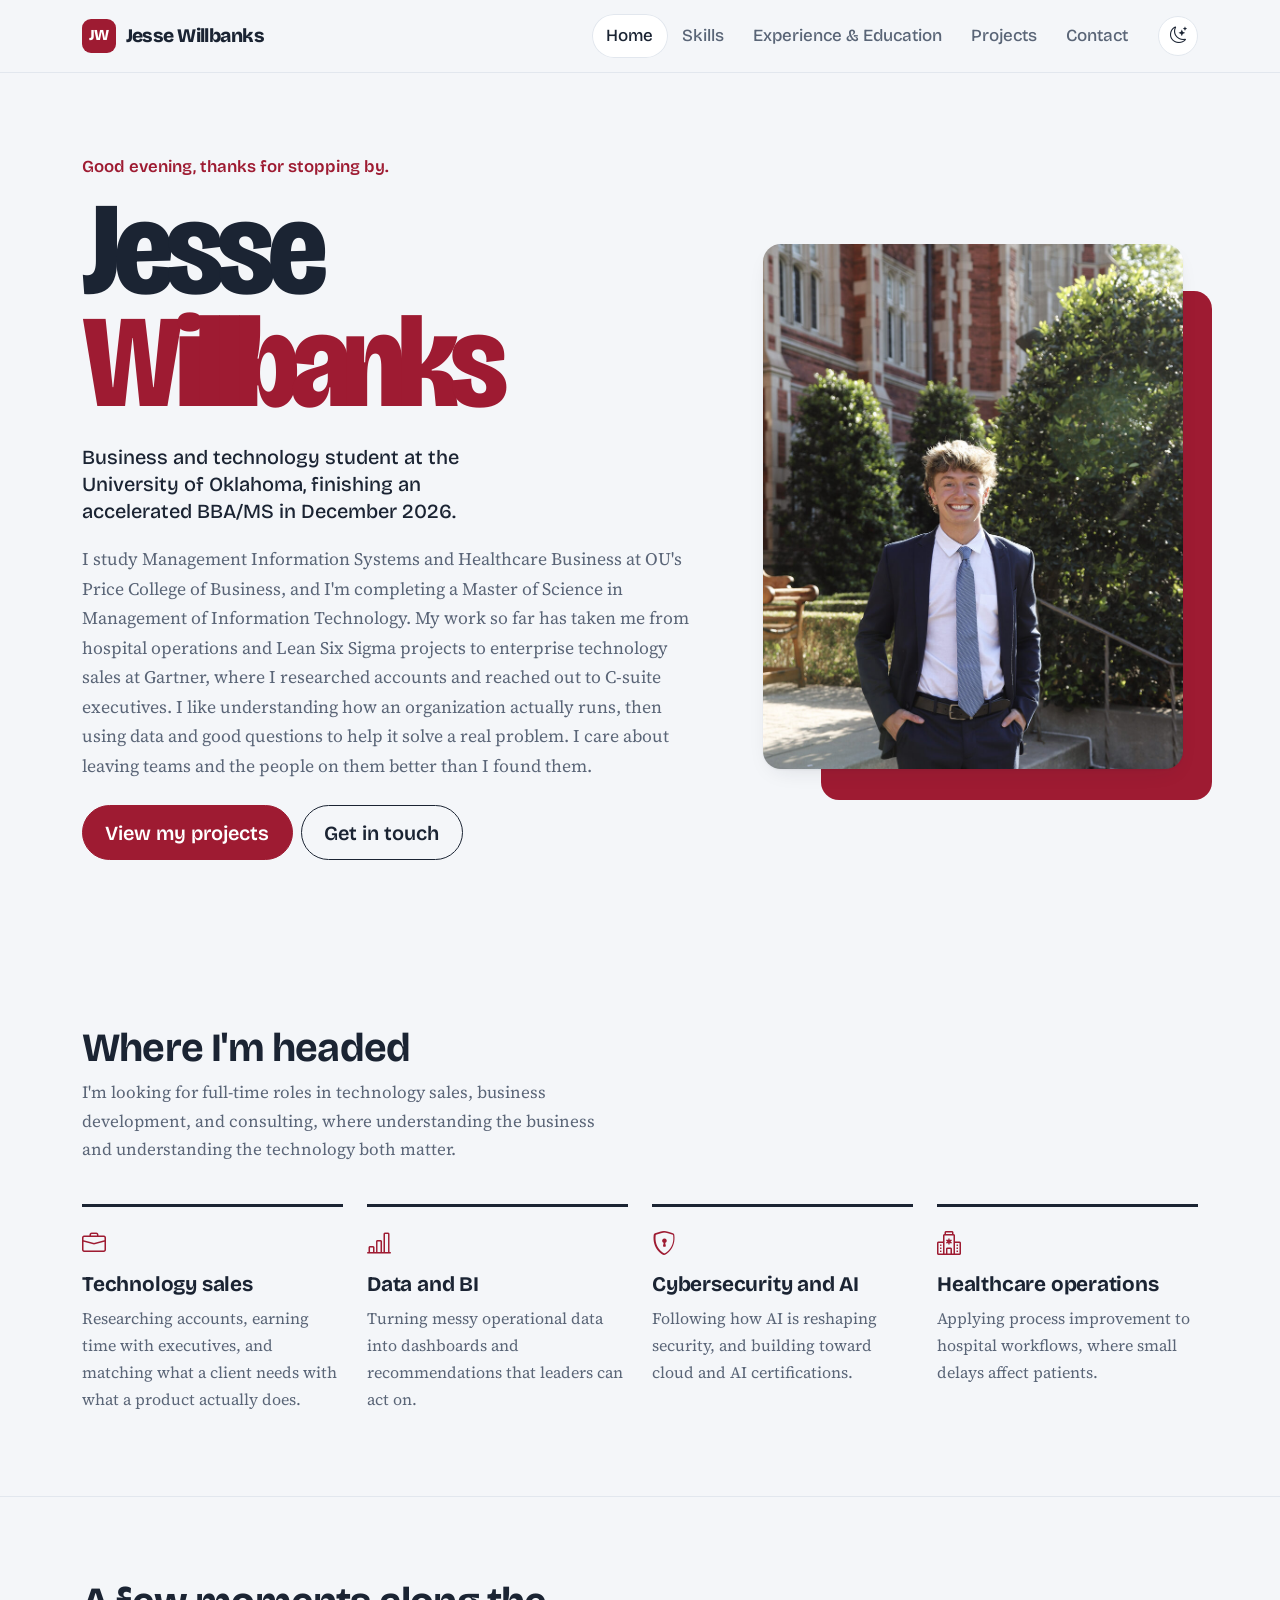
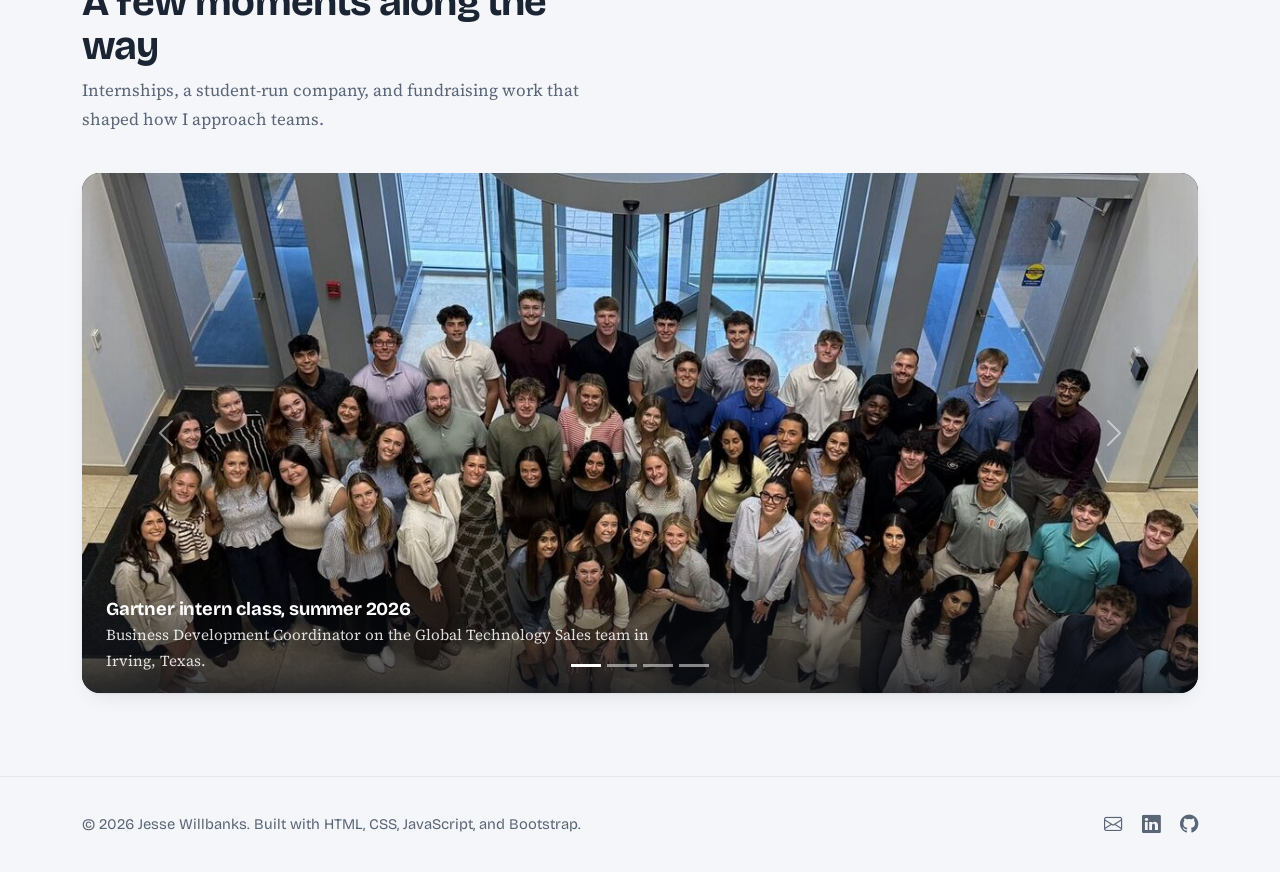
<file: index.html>
<!DOCTYPE html>
<html lang="en" data-bs-theme="light">
<head>
  <meta charset="UTF-8">
  <meta name="viewport" content="width=device-width, initial-scale=1">
  <title>Jesse Willbanks | Portfolio</title>
  <meta name="description" content="Jesse Willbanks: business and technology student at the University of Oklahoma focused on tech sales, business development, and consulting.">
  <link rel="icon" href="data:image/svg+xml,%3Csvg xmlns='http://www.w3.org/2000/svg' viewBox='0 0 64 64'%3E%3Crect width='64' height='64' rx='16' fill='%239e1b32'/%3E%3Ctext x='32' y='42' font-family='Arial' font-weight='800' font-size='26' fill='white' text-anchor='middle'%3EJW%3C/text%3E%3C/svg%3E">

  <link rel="preconnect" href="https://fonts.googleapis.com">
  <link rel="preconnect" href="https://fonts.gstatic.com" crossorigin>
  <link href="https://fonts.googleapis.com/css2?family=Bricolage+Grotesque:opsz,wdth,wght@12..96,75..100,400..800&family=Source+Serif+4:ital,opsz,wght@0,8..60,400;0,8..60,600;1,8..60,400&display=swap" rel="stylesheet">

  <link href="https://cdn.jsdelivr.net/npm/bootstrap@5.3.3/dist/css/bootstrap.min.css" rel="stylesheet"
        integrity="sha384-QWTKZyjpPEjISv5WaRU9OFeRpok6YctnYmDr5pNlyT2bRjXh0JMhjY6hW+ALEwIH" crossorigin="anonymous">
  <link href="https://cdn.jsdelivr.net/npm/bootstrap-icons@1.11.3/font/bootstrap-icons.min.css" rel="stylesheet">
  <link href="css/style.css" rel="stylesheet">
</head>
<body>
  <a class="skip-link" href="#main">Skip to content</a>

  <nav class="navbar navbar-expand-lg sticky-top site-nav" aria-label="Main navigation">
    <div class="container">
      <a class="navbar-brand" href="index.html"><span class="brand-mark" aria-hidden="true">JW</span>Jesse Willbanks</a>
      <div class="d-flex align-items-center gap-2 order-lg-last ms-auto ms-lg-3">
        <button type="button" class="theme-toggle" id="themeToggle" aria-label="Switch to dark mode"><i class="bi bi-moon-stars"></i></button>
        <button class="navbar-toggler" type="button" data-bs-toggle="collapse" data-bs-target="#mainNav"
                aria-controls="mainNav" aria-expanded="false" aria-label="Toggle navigation">
          <span class="navbar-toggler-icon"></span>
        </button>
      </div>
      <div class="collapse navbar-collapse" id="mainNav">
        <ul class="navbar-nav ms-auto">
          <li class="nav-item"><a class="nav-link active" aria-current="page" href="index.html">Home</a></li>
          <li class="nav-item"><a class="nav-link" href="skills.html">Skills</a></li>
          <li class="nav-item"><a class="nav-link" href="experience.html">Experience &amp; Education</a></li>
          <li class="nav-item"><a class="nav-link" href="projects.html">Projects</a></li>
          <li class="nav-item"><a class="nav-link" href="contact.html">Contact</a></li>
        </ul>
      </div>
    </div>
  </nav>

  <main id="main">
    <!-- Hero / About -->
    <section class="hero">
      <div class="container">
        <div class="row align-items-center gy-5">
          <div class="col-lg-7">
            <p class="greeting" id="greeting">Hello, thanks for stopping by.</p>
            <h1 class="hero-name"><span>Jesse</span><span>Willbanks</span></h1>
            <p class="hero-role">Business and technology student at the University of Oklahoma, finishing an accelerated BBA/MS in December 2026.</p>
            <div class="hero-bio">
              <p>I study Management Information Systems and Healthcare Business at OU's Price College of Business, and I'm completing a Master of Science in Management of Information Technology. My work so far has taken me from hospital operations and Lean Six Sigma projects to enterprise technology sales at Gartner, where I researched accounts and reached out to C-suite executives. I like understanding how an organization actually runs, then using data and good questions to help it solve a real problem. I care about leaving teams and the people on them better than I found them.</p>
            </div>
            <div class="d-flex flex-wrap gap-2 mt-4">
              <a href="projects.html" class="btn btn-crimson btn-lg">View my projects</a>
              <a href="contact.html" class="btn btn-line btn-lg">Get in touch</a>
            </div>
          </div>
          <div class="col-lg-5">
            <figure class="portrait-frame mb-0">
              <img src="images/headshot-suit.jpg" alt="Jesse Willbanks in a navy suit and blue tie, standing outdoors" width="900" height="1350">
            </figure>
          </div>
        </div>
      </div>
    </section>

    <!-- Career goals -->
    <section class="page-section">
      <div class="container">
        <div class="section-intro">
          <h2>Where I'm headed</h2>
          <p>I'm looking for full-time roles in technology sales, business development, and consulting, where understanding the business and understanding the technology both matter.</p>
        </div>
        <div class="row g-4">
          <div class="col-md-6 col-lg-3">
            <div class="interest">
              <i class="bi bi-briefcase" aria-hidden="true"></i>
              <h3>Technology sales</h3>
              <p>Researching accounts, earning time with executives, and matching what a client needs with what a product actually does.</p>
            </div>
          </div>
          <div class="col-md-6 col-lg-3">
            <div class="interest">
              <i class="bi bi-bar-chart-line" aria-hidden="true"></i>
              <h3>Data and BI</h3>
              <p>Turning messy operational data into dashboards and recommendations that leaders can act on.</p>
            </div>
          </div>
          <div class="col-md-6 col-lg-3">
            <div class="interest">
              <i class="bi bi-shield-lock" aria-hidden="true"></i>
              <h3>Cybersecurity and AI</h3>
              <p>Following how AI is reshaping security, and building toward cloud and AI certifications.</p>
            </div>
          </div>
          <div class="col-md-6 col-lg-3">
            <div class="interest">
              <i class="bi bi-hospital" aria-hidden="true"></i>
              <h3>Healthcare operations</h3>
              <p>Applying process improvement to hospital workflows, where small delays affect patients.</p>
            </div>
          </div>
        </div>
      </div>
    </section>

    <!-- Photo carousel -->
    <section class="page-section moments">
      <div class="container">
        <div class="section-intro">
          <h2>A few moments along the way</h2>
          <p>Internships, a student-run company, and fundraising work that shaped how I approach teams.</p>
        </div>
        <div id="momentsCarousel" class="carousel slide" data-bs-ride="carousel" data-bs-interval="6000">
          <div class="carousel-indicators">
            <button type="button" data-bs-target="#momentsCarousel" data-bs-slide-to="0" class="active" aria-current="true" aria-label="Slide 1"></button>
            <button type="button" data-bs-target="#momentsCarousel" data-bs-slide-to="1" aria-label="Slide 2"></button>
            <button type="button" data-bs-target="#momentsCarousel" data-bs-slide-to="2" aria-label="Slide 3"></button>
            <button type="button" data-bs-target="#momentsCarousel" data-bs-slide-to="3" aria-label="Slide 4"></button>
          </div>
          <div class="carousel-inner">
            <div class="carousel-item active">
              <img src="images/gartner-2.jpg" alt="Gartner summer intern class gathered in the lobby of the Irving, Texas office">
              <div class="carousel-caption">
                <h3>Gartner intern class, summer 2026</h3>
                <p>Business Development Coordinator on the Global Technology Sales team in Irving, Texas.</p>
              </div>
            </div>
            <div class="carousel-item">
              <img src="images/ibc-1.jpg" alt="Stadium Stacks team members at a campus event">
              <div class="carousel-caption">
                <h3>Stadium Stacks, spring 2024</h3>
                <p>A real student-run company that finished with about $25,000 in revenue.</p>
              </div>
            </div>
            <div class="carousel-item">
              <img src="images/casecart-3.jpg" alt="Team presenting case cart improvement findings in a classroom">
              <div class="carousel-caption">
                <h3>Lean Six Sigma presentation, fall 2025</h3>
                <p>Presenting case cart recommendations for OU Health's sterile processing team.</p>
              </div>
            </div>
            <div class="carousel-item">
              <img src="images/dwd-2022.jpg" alt="Students holding signs showing $213,285 raised">
              <div class="carousel-caption">
                <h3>Double Wolf Dare Week, 2022</h3>
                <p>$213,285 raised for nonprofits focused on trafficking recovery and youth services.</p>
              </div>
            </div>
          </div>
          <button class="carousel-control-prev" type="button" data-bs-target="#momentsCarousel" data-bs-slide="prev">
            <span class="carousel-control-prev-icon" aria-hidden="true"></span>
            <span class="visually-hidden">Previous</span>
          </button>
          <button class="carousel-control-next" type="button" data-bs-target="#momentsCarousel" data-bs-slide="next">
            <span class="carousel-control-next-icon" aria-hidden="true"></span>
            <span class="visually-hidden">Next</span>
          </button>
        </div>
      </div>
    </section>
  </main>

  <footer class="site-footer">
    <div class="container d-flex flex-column flex-sm-row justify-content-between align-items-center gap-2">
      <span>&copy; <span class="js-year">2026</span> Jesse Willbanks. Built with HTML, CSS, JavaScript, and Bootstrap.</span>
      <span>
        <a href="mailto:willbanksjesse@gmail.com" aria-label="Email"><i class="bi bi-envelope"></i></a>
        <a href="https://www.linkedin.com/in/jessewillbanks/" target="_blank" rel="noopener" aria-label="LinkedIn"><i class="bi bi-linkedin"></i></a>
        <a href="https://github.com/willbanksjesse" target="_blank" rel="noopener" aria-label="GitHub"><i class="bi bi-github"></i></a>
      </span>
    </div>
  </footer>

  <button type="button" class="back-to-top" id="backToTop" aria-label="Back to top"><i class="bi bi-arrow-up"></i></button>

  <script src="https://cdn.jsdelivr.net/npm/bootstrap@5.3.3/dist/js/bootstrap.bundle.min.js"
          integrity="sha384-YvpcrYf0tY3lHB60NNkmXc5s9fDVZLESaAA55NDzOxhy9GkcIdslK1eN7N6jIeHz" crossorigin="anonymous"></script>
  <script src="js/script.js"></script>
</body>
</html>
</file>
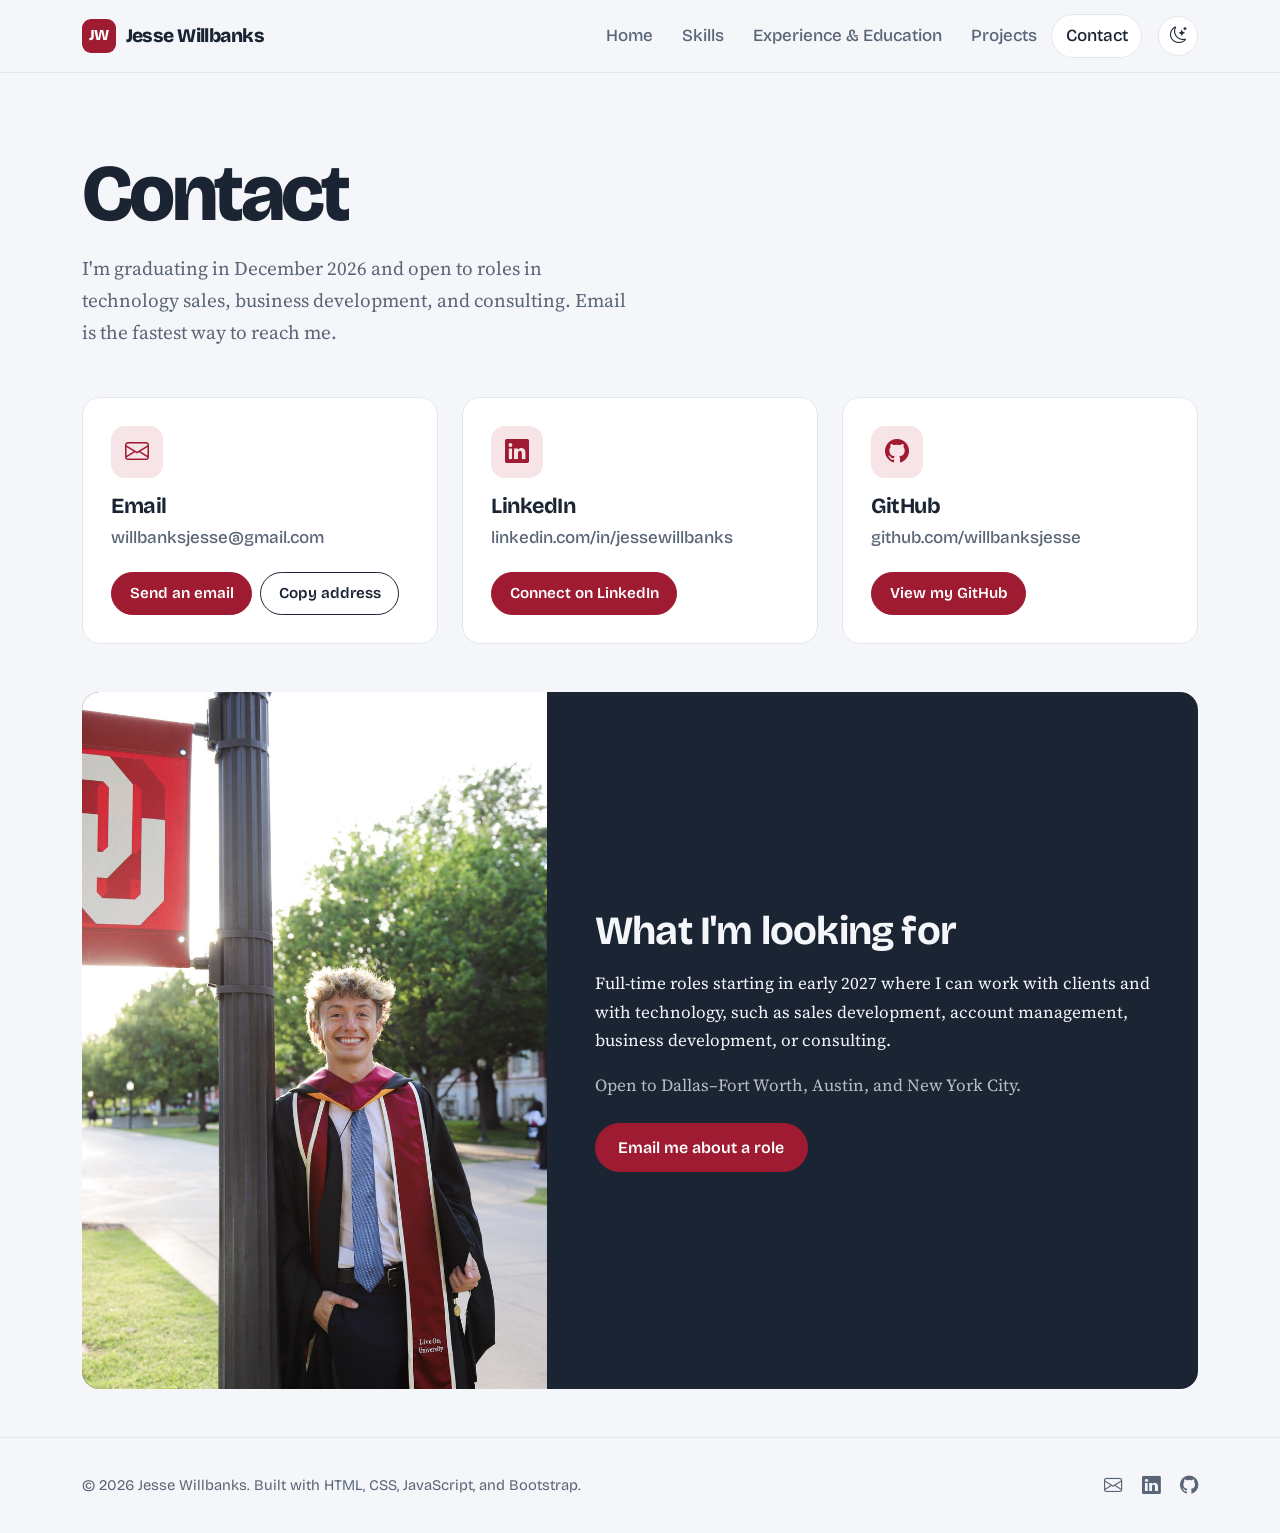
<file: contact.html>
<!DOCTYPE html>
<html lang="en" data-bs-theme="light">
<head>
  <meta charset="UTF-8">
  <meta name="viewport" content="width=device-width, initial-scale=1">
  <title>Contact | Jesse Willbanks</title>
  <meta name="description" content="How to reach Jesse Willbanks.">
  <link rel="icon" href="data:image/svg+xml,%3Csvg xmlns='http://www.w3.org/2000/svg' viewBox='0 0 64 64'%3E%3Crect width='64' height='64' rx='16' fill='%239e1b32'/%3E%3Ctext x='32' y='42' font-family='Arial' font-weight='800' font-size='26' fill='white' text-anchor='middle'%3EJW%3C/text%3E%3C/svg%3E">

  <link rel="preconnect" href="https://fonts.googleapis.com">
  <link rel="preconnect" href="https://fonts.gstatic.com" crossorigin>
  <link href="https://fonts.googleapis.com/css2?family=Bricolage+Grotesque:opsz,wdth,wght@12..96,75..100,400..800&family=Source+Serif+4:ital,opsz,wght@0,8..60,400;0,8..60,600;1,8..60,400&display=swap" rel="stylesheet">

  <link href="https://cdn.jsdelivr.net/npm/bootstrap@5.3.3/dist/css/bootstrap.min.css" rel="stylesheet"
        integrity="sha384-QWTKZyjpPEjISv5WaRU9OFeRpok6YctnYmDr5pNlyT2bRjXh0JMhjY6hW+ALEwIH" crossorigin="anonymous">
  <link href="https://cdn.jsdelivr.net/npm/bootstrap-icons@1.11.3/font/bootstrap-icons.min.css" rel="stylesheet">
  <link href="css/style.css" rel="stylesheet">
</head>
<body>
  <a class="skip-link" href="#main">Skip to content</a>

  <nav class="navbar navbar-expand-lg sticky-top site-nav" aria-label="Main navigation">
    <div class="container">
      <a class="navbar-brand" href="index.html"><span class="brand-mark" aria-hidden="true">JW</span>Jesse Willbanks</a>
      <div class="d-flex align-items-center gap-2 order-lg-last ms-auto ms-lg-3">
        <button type="button" class="theme-toggle" id="themeToggle" aria-label="Switch to dark mode"><i class="bi bi-moon-stars"></i></button>
        <button class="navbar-toggler" type="button" data-bs-toggle="collapse" data-bs-target="#mainNav"
                aria-controls="mainNav" aria-expanded="false" aria-label="Toggle navigation">
          <span class="navbar-toggler-icon"></span>
        </button>
      </div>
      <div class="collapse navbar-collapse" id="mainNav">
        <ul class="navbar-nav ms-auto">
          <li class="nav-item"><a class="nav-link" href="index.html">Home</a></li>
          <li class="nav-item"><a class="nav-link" href="skills.html">Skills</a></li>
          <li class="nav-item"><a class="nav-link" href="experience.html">Experience &amp; Education</a></li>
          <li class="nav-item"><a class="nav-link" href="projects.html">Projects</a></li>
          <li class="nav-item"><a class="nav-link active" aria-current="page" href="contact.html">Contact</a></li>
        </ul>
      </div>
    </div>
  </nav>

  <main id="main">
    <header class="page-header">
      <div class="container">
        <h1>Contact</h1>
        <p class="lede">I'm graduating in December 2026 and open to roles in technology sales, business development, and consulting. Email is the fastest way to reach me.</p>
      </div>
    </header>

    <section class="pb-5">
      <div class="container">
        <div class="row g-4">
          <div class="col-md-6 col-lg-4">
            <div class="contact-card">
              <div class="icon"><i class="bi bi-envelope" aria-hidden="true"></i></div>
              <h2>Email</h2>
              <div class="value">willbanksjesse@gmail.com</div>
              <div class="actions">
                <a class="btn btn-crimson" href="mailto:willbanksjesse@gmail.com">Send an email</a>
                <button type="button" class="btn btn-line" id="copyEmail" data-email="willbanksjesse@gmail.com">Copy address</button>
              </div>
            </div>
          </div>
          <div class="col-md-6 col-lg-4">
            <div class="contact-card">
              <div class="icon"><i class="bi bi-linkedin" aria-hidden="true"></i></div>
              <h2>LinkedIn</h2>
              <div class="value">linkedin.com/in/jessewillbanks</div>
              <div class="actions">
                <a class="btn btn-crimson" href="https://www.linkedin.com/in/jessewillbanks/" target="_blank" rel="noopener">Connect on LinkedIn</a>
              </div>
            </div>
          </div>
          <div class="col-md-6 col-lg-4">
            <div class="contact-card">
              <div class="icon"><i class="bi bi-github" aria-hidden="true"></i></div>
              <h2>GitHub</h2>
              <div class="value">github.com/willbanksjesse</div>
              <div class="actions">
                <a class="btn btn-crimson" href="https://github.com/willbanksjesse" target="_blank" rel="noopener">View my GitHub</a>
              </div>
            </div>
          </div>
        </div>

        <div class="contact-feature mt-5">
          <div class="row g-0 align-items-stretch">
            <div class="col-md-5">
              <img src="images/grad-photo.jpg" alt="Jesse Willbanks in graduation regalia beside an OU banner">
            </div>
            <div class="col-md-7 d-flex align-items-center">
              <div class="p-4 p-lg-5">
                <h2 class="mb-3">What I'm looking for</h2>
                <p>Full-time roles starting in early 2027 where I can work with clients and with technology, such as sales development, account management, business development, or consulting.</p>
                <p class="text-steel mb-4">Open to Dallas–Fort Worth, Austin, and New York City.</p>
                <a class="btn btn-crimson" href="mailto:willbanksjesse@gmail.com?subject=Hello%20Jesse">Email me about a role</a>
              </div>
            </div>
          </div>
        </div>
      </div>
    </section>
  </main>

  <div class="toast-container position-fixed bottom-0 start-50 translate-middle-x p-3">
    <div class="toast copy-toast align-items-center border-0" id="copyToast" role="status" aria-live="polite" aria-atomic="true">
      <div class="d-flex">
        <div class="toast-body">Copied</div>
        <button type="button" class="btn-close btn-close-white me-2 m-auto" data-bs-dismiss="toast" aria-label="Close"></button>
      </div>
    </div>
  </div>

  <footer class="site-footer">
    <div class="container d-flex flex-column flex-sm-row justify-content-between align-items-center gap-2">
      <span>&copy; <span class="js-year">2026</span> Jesse Willbanks. Built with HTML, CSS, JavaScript, and Bootstrap.</span>
      <span>
        <a href="mailto:willbanksjesse@gmail.com" aria-label="Email"><i class="bi bi-envelope"></i></a>
        <a href="https://www.linkedin.com/in/jessewillbanks/" target="_blank" rel="noopener" aria-label="LinkedIn"><i class="bi bi-linkedin"></i></a>
        <a href="https://github.com/willbanksjesse" target="_blank" rel="noopener" aria-label="GitHub"><i class="bi bi-github"></i></a>
      </span>
    </div>
  </footer>

  <button type="button" class="back-to-top" id="backToTop" aria-label="Back to top"><i class="bi bi-arrow-up"></i></button>

  <script src="https://cdn.jsdelivr.net/npm/bootstrap@5.3.3/dist/js/bootstrap.bundle.min.js"
          integrity="sha384-YvpcrYf0tY3lHB60NNkmXc5s9fDVZLESaAA55NDzOxhy9GkcIdslK1eN7N6jIeHz" crossorigin="anonymous"></script>
  <script src="js/script.js"></script>
</body>
</html>
</file>
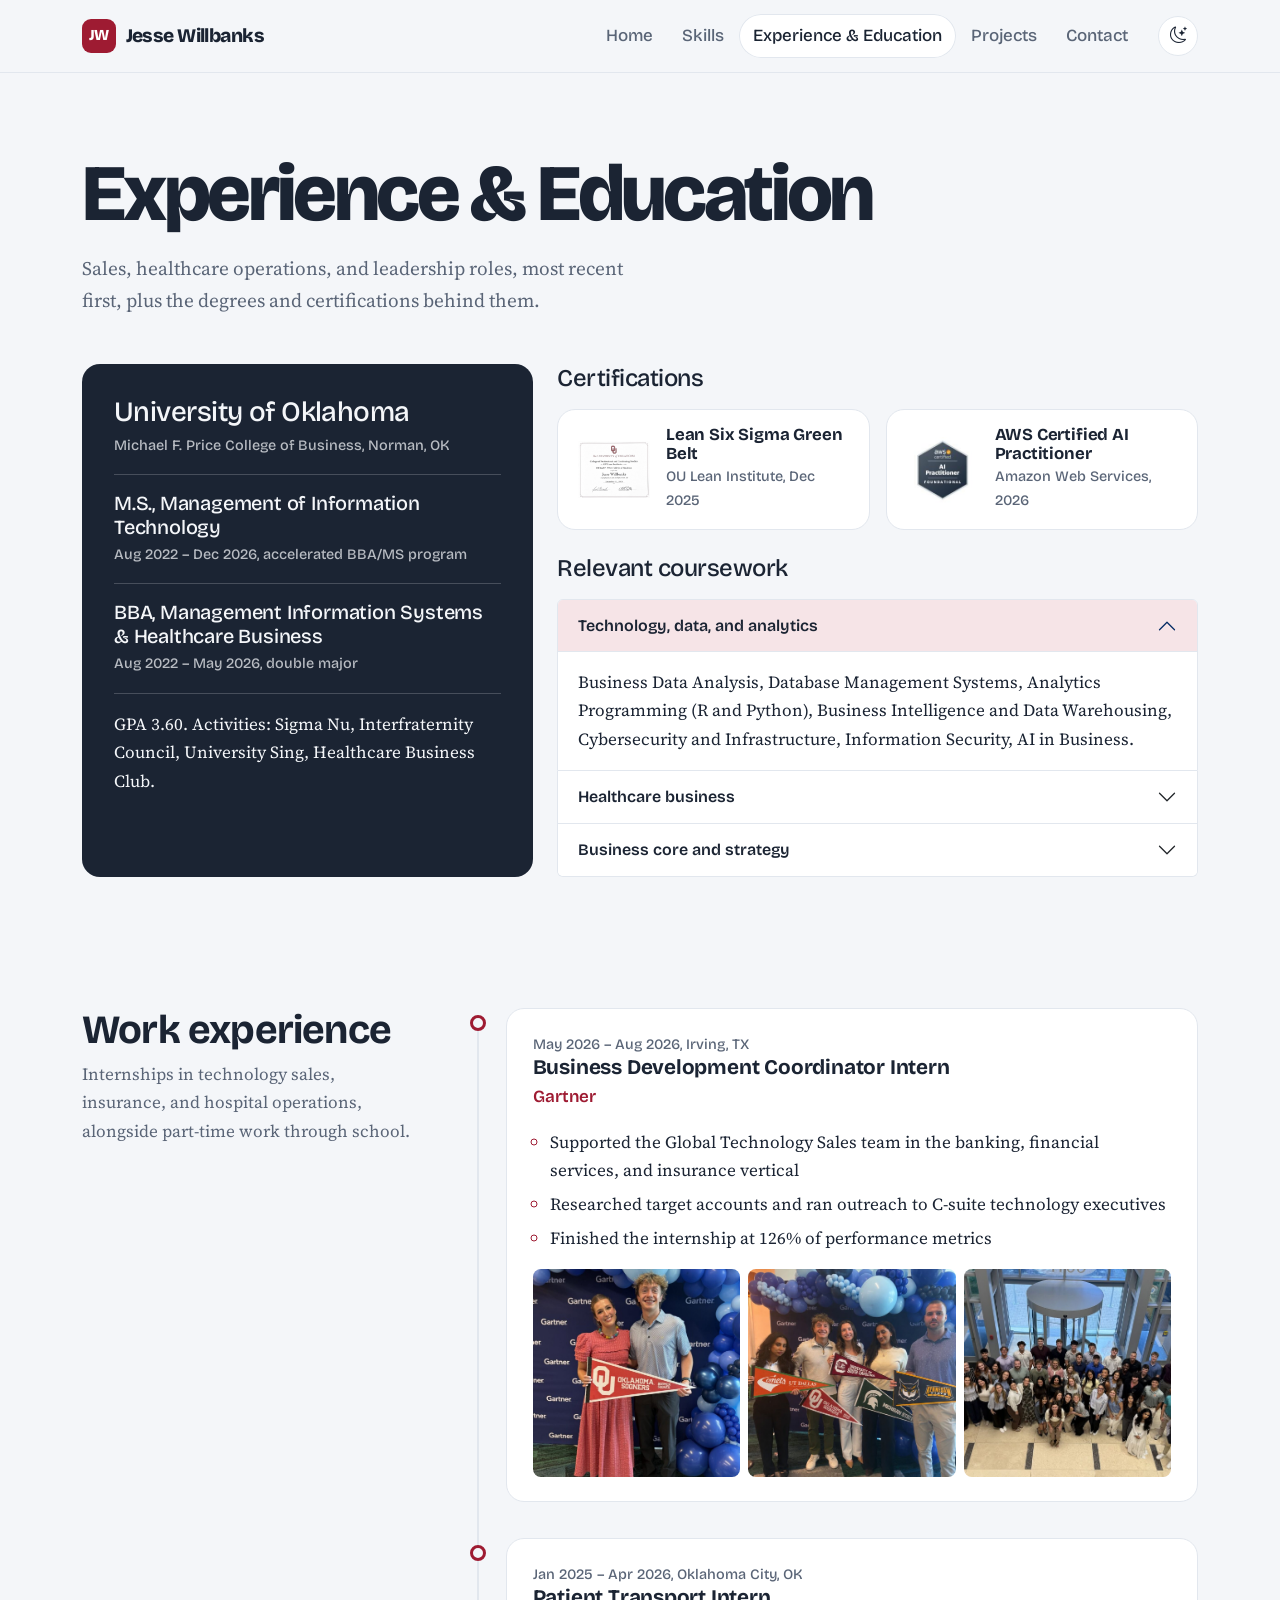
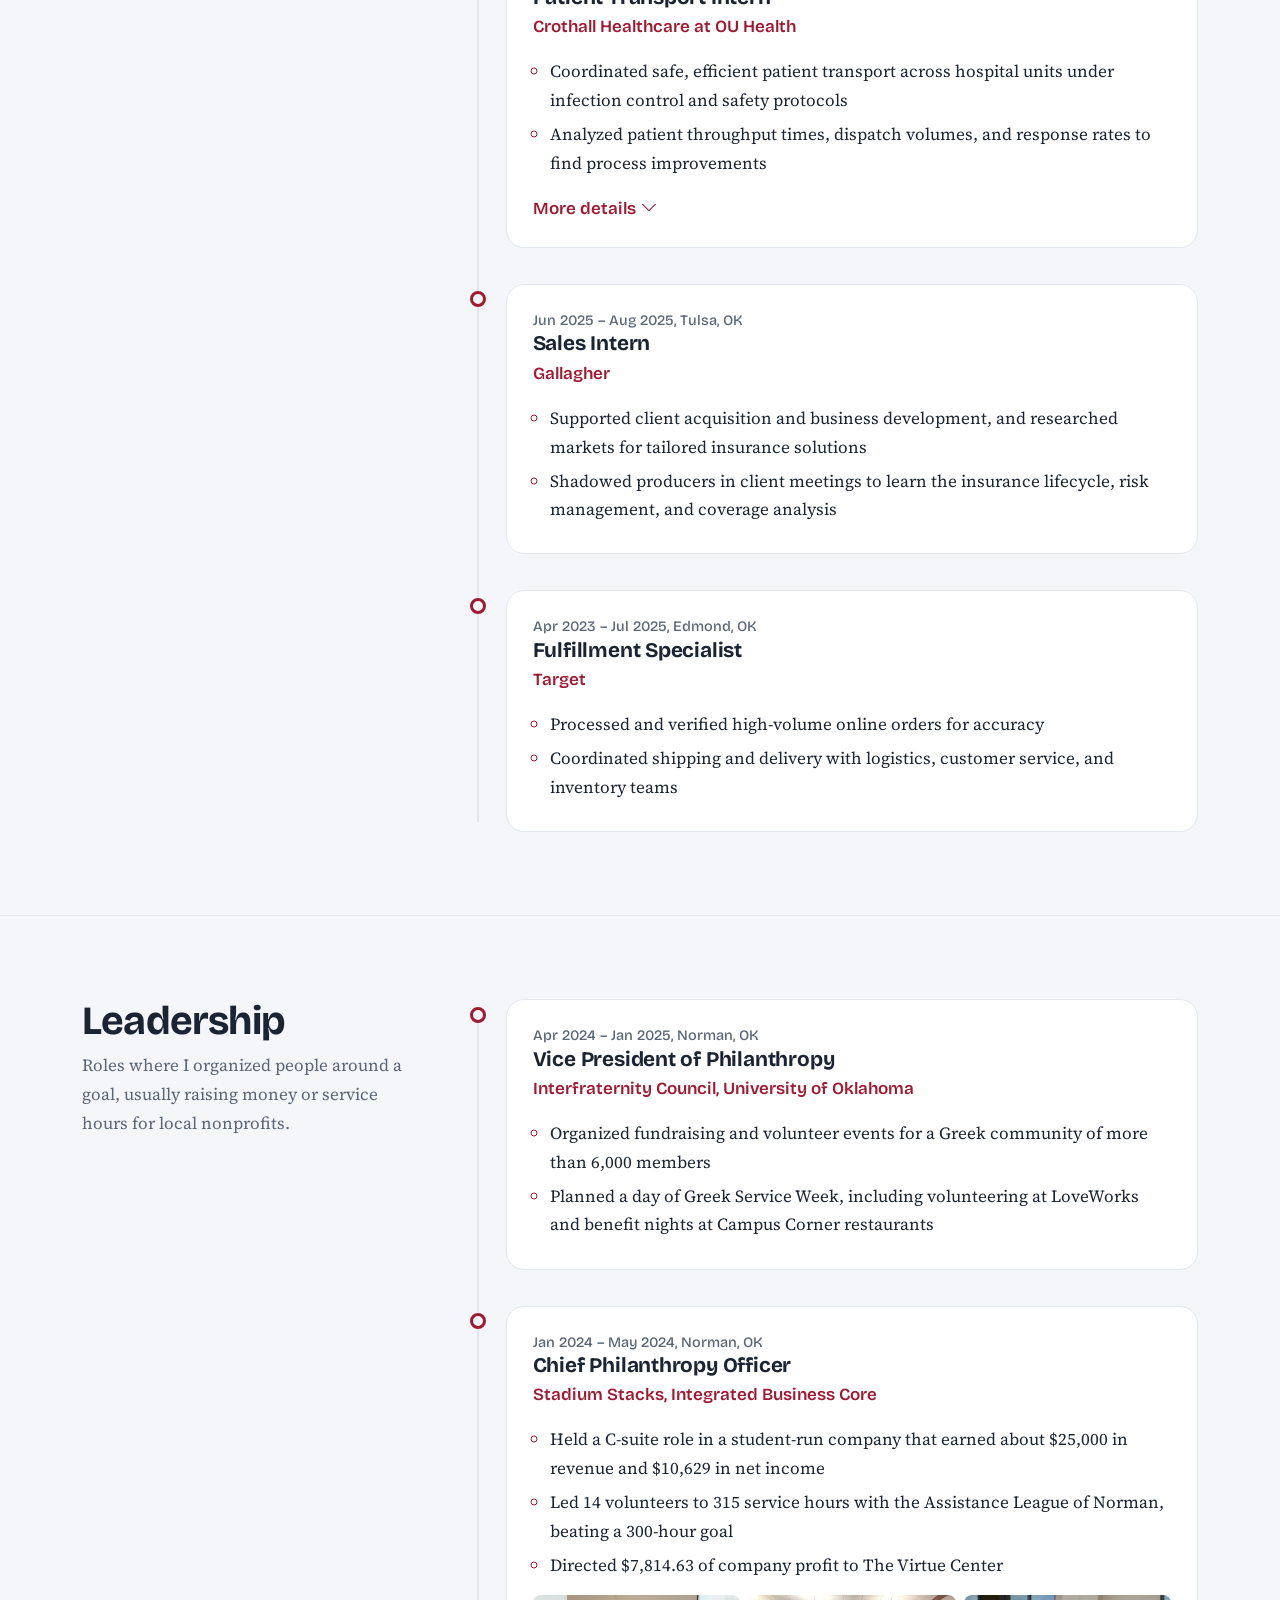
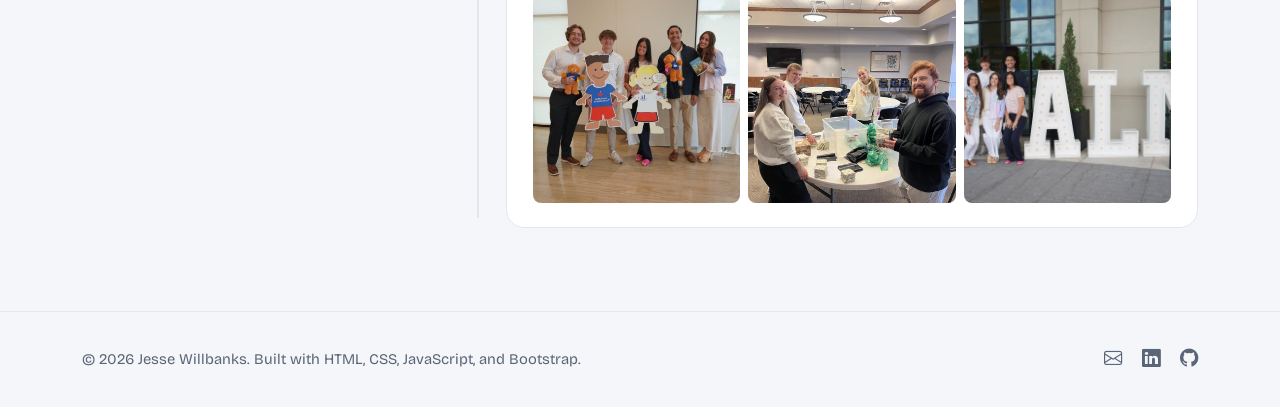
<file: experience.html>
<!DOCTYPE html>
<html lang="en" data-bs-theme="light">
<head>
  <meta charset="UTF-8">
  <meta name="viewport" content="width=device-width, initial-scale=1">
  <title>Experience & Education | Jesse Willbanks</title>
  <meta name="description" content="Work, leadership, and education history of Jesse Willbanks.">
  <link rel="icon" href="data:image/svg+xml,%3Csvg xmlns='http://www.w3.org/2000/svg' viewBox='0 0 64 64'%3E%3Crect width='64' height='64' rx='16' fill='%239e1b32'/%3E%3Ctext x='32' y='42' font-family='Arial' font-weight='800' font-size='26' fill='white' text-anchor='middle'%3EJW%3C/text%3E%3C/svg%3E">

  <link rel="preconnect" href="https://fonts.googleapis.com">
  <link rel="preconnect" href="https://fonts.gstatic.com" crossorigin>
  <link href="https://fonts.googleapis.com/css2?family=Bricolage+Grotesque:opsz,wdth,wght@12..96,75..100,400..800&family=Source+Serif+4:ital,opsz,wght@0,8..60,400;0,8..60,600;1,8..60,400&display=swap" rel="stylesheet">

  <link href="https://cdn.jsdelivr.net/npm/bootstrap@5.3.3/dist/css/bootstrap.min.css" rel="stylesheet"
        integrity="sha384-QWTKZyjpPEjISv5WaRU9OFeRpok6YctnYmDr5pNlyT2bRjXh0JMhjY6hW+ALEwIH" crossorigin="anonymous">
  <link href="https://cdn.jsdelivr.net/npm/bootstrap-icons@1.11.3/font/bootstrap-icons.min.css" rel="stylesheet">
  <link href="css/style.css" rel="stylesheet">
</head>
<body>
  <a class="skip-link" href="#main">Skip to content</a>

  <nav class="navbar navbar-expand-lg sticky-top site-nav" aria-label="Main navigation">
    <div class="container">
      <a class="navbar-brand" href="index.html"><span class="brand-mark" aria-hidden="true">JW</span>Jesse Willbanks</a>
      <div class="d-flex align-items-center gap-2 order-lg-last ms-auto ms-lg-3">
        <button type="button" class="theme-toggle" id="themeToggle" aria-label="Switch to dark mode"><i class="bi bi-moon-stars"></i></button>
        <button class="navbar-toggler" type="button" data-bs-toggle="collapse" data-bs-target="#mainNav"
                aria-controls="mainNav" aria-expanded="false" aria-label="Toggle navigation">
          <span class="navbar-toggler-icon"></span>
        </button>
      </div>
      <div class="collapse navbar-collapse" id="mainNav">
        <ul class="navbar-nav ms-auto">
          <li class="nav-item"><a class="nav-link" href="index.html">Home</a></li>
          <li class="nav-item"><a class="nav-link" href="skills.html">Skills</a></li>
          <li class="nav-item"><a class="nav-link active" aria-current="page" href="experience.html">Experience &amp; Education</a></li>
          <li class="nav-item"><a class="nav-link" href="projects.html">Projects</a></li>
          <li class="nav-item"><a class="nav-link" href="contact.html">Contact</a></li>
        </ul>
      </div>
    </div>
  </nav>

  <main id="main">
    <header class="page-header">
      <div class="container">
        <h1>Experience &amp; Education</h1>
        <p class="lede">Sales, healthcare operations, and leadership roles, most recent first, plus the degrees and certifications behind them.</p>
      </div>
    </header>

    <!-- Education -->
    <section class="pb-5">
      <div class="container">
        <div class="row g-4">
          <div class="col-lg-5">
            <div class="edu-card">
              <h2 class="h3 mb-1">University of Oklahoma</h2>
              <div class="meta">Michael F. Price College of Business, Norman, OK</div>

              <div class="degree">
                <h3 class="h5 mb-1">M.S., Management of Information Technology</h3>
                <div class="meta">Aug 2022 – Dec 2026, accelerated BBA/MS program</div>
              </div>
              <div class="degree">
                <h3 class="h5 mb-1">BBA, Management Information Systems &amp; Healthcare Business</h3>
                <div class="meta">Aug 2022 – May 2026, double major</div>
              </div>
              <div class="degree">
                <p class="mb-0">GPA 3.60. Activities: Sigma Nu, Interfraternity Council, University Sing, Healthcare Business Club.</p>
              </div>
            </div>
          </div>

          <div class="col-lg-7">
            <h2 class="h4 mb-3">Certifications</h2>
            <div class="row g-3 mb-4">
              <div class="col-sm-6">
                <div class="cert-card">
                  <img src="images/cert-lean-six-sigma.jpg" alt="Lean Six Sigma Green Belt certificate from the University of Oklahoma">
                  <div>
                    <h3>Lean Six Sigma Green Belt</h3>
                    <div class="meta">OU Lean Institute, Dec 2025</div>
                  </div>
                </div>
              </div>
              <div class="col-sm-6">
                <div class="cert-card">
                  <img src="images/cert-aws-ai-practitioner.jpg" alt="AWS Certified AI Practitioner badge">
                  <div>
                    <h3>AWS Certified AI Practitioner</h3>
                    <div class="meta">Amazon Web Services, 2026</div>
                  </div>
                </div>
              </div>
            </div>

            <h2 class="h4 mb-3">Relevant coursework</h2>
            <div class="accordion" id="courseworkAccordion">
              <div class="accordion-item">
                <h3 class="accordion-header">
                  <button class="accordion-button" type="button" data-bs-toggle="collapse" data-bs-target="#cw-data" aria-expanded="true" aria-controls="cw-data">Technology, data, and analytics</button>
                </h3>
                <div id="cw-data" class="accordion-collapse collapse show" data-bs-parent="#courseworkAccordion">
                  <div class="accordion-body">Business Data Analysis, Database Management Systems, Analytics Programming (R and Python), Business Intelligence and Data Warehousing, Cybersecurity and Infrastructure, Information Security, AI in Business.</div>
                </div>
              </div>
              <div class="accordion-item">
                <h3 class="accordion-header">
                  <button class="accordion-button collapsed" type="button" data-bs-toggle="collapse" data-bs-target="#cw-health" aria-expanded="false" aria-controls="cw-health">Healthcare business</button>
                </h3>
                <div id="cw-health" class="accordion-collapse collapse" data-bs-parent="#courseworkAccordion">
                  <div class="accordion-body">Healthcare Finance, Healthcare Marketing and Administration, Comparative and Economic Environment of Healthcare, Healthcare Supply Chain Management, Lean Six Sigma in Healthcare.</div>
                </div>
              </div>
              <div class="accordion-item">
                <h3 class="accordion-header">
                  <button class="accordion-button collapsed" type="button" data-bs-toggle="collapse" data-bs-target="#cw-core" aria-expanded="false" aria-controls="cw-core">Business core and strategy</button>
                </h3>
                <div id="cw-core" class="accordion-collapse collapse" data-bs-parent="#courseworkAccordion">
                  <div class="accordion-body">Integrated Business Core, Business Finance, Managerial Accounting, Marketing, Management, Strategic Communication, Legal Environment of Business, Business Strategy and Policy capstone.</div>
                </div>
              </div>
            </div>
          </div>
        </div>
      </div>
    </section>

    <!-- Work experience -->
    <section class="page-section">
      <div class="container">
        <div class="row gy-4 gx-lg-5">
          <div class="col-lg-4">
            <div class="section-intro mb-0">
              <h2>Work experience</h2>
              <p>Internships in technology sales, insurance, and hospital operations, alongside part-time work through school.</p>
            </div>
          </div>
          <div class="col-lg-8">
            <ol class="timeline">
              <li class="timeline-item">
                <div class="timeline-card">
                  <div class="meta">May 2026 – Aug 2026, Irving, TX</div>
                  <h3>Business Development Coordinator Intern</h3>
                  <div class="org mb-3">Gartner</div>
                  <ul>
                    <li>Supported the Global Technology Sales team in the banking, financial services, and insurance vertical</li>
                    <li>Researched target accounts and ran outreach to C-suite technology executives</li>
                    <li>Finished the internship at 126% of performance metrics</li>
                  </ul>
                  <div class="timeline-photos">
                    <img src="images/gartner-1.jpg" alt="Jesse with a fellow intern holding an OU pennant at Gartner" loading="lazy">
                    <img src="images/gartner-3.jpg" alt="Gartner interns holding university pennants" loading="lazy">
                    <img src="images/gartner-2.jpg" alt="Gartner intern class in the office lobby" loading="lazy">
                  </div>
                </div>
              </li>

              <li class="timeline-item">
                <div class="timeline-card">
                  <div class="meta">Jan 2025 – Apr 2026, Oklahoma City, OK</div>
                  <h3>Patient Transport Intern</h3>
                  <div class="org mb-3">Crothall Healthcare at OU Health</div>
                  <ul>
                    <li>Coordinated safe, efficient patient transport across hospital units under infection control and safety protocols</li>
                    <li>Analyzed patient throughput times, dispatch volumes, and response rates to find process improvements</li>
                  </ul>
                  <div class="collapse" id="more-crothall">
                    <ul class="mt-2">
                      <li>Helped schedule, train, and coordinate frontline transport associates</li>
                      <li>Worked with leadership to streamline dispatch communication and reduce transport delays</li>
                      <li>Built status reports and presentations on performance trends for leadership decisions</li>
                    </ul>
                  </div>
                  <button class="more-toggle" type="button" data-bs-toggle="collapse" data-bs-target="#more-crothall" aria-expanded="false" aria-controls="more-crothall">
                    More details <i class="bi bi-chevron-down" aria-hidden="true"></i>
                  </button>
                </div>
              </li>

              <li class="timeline-item">
                <div class="timeline-card">
                  <div class="meta">Jun 2025 – Aug 2025, Tulsa, OK</div>
                  <h3>Sales Intern</h3>
                  <div class="org mb-3">Gallagher</div>
                  <ul>
                    <li>Supported client acquisition and business development, and researched markets for tailored insurance solutions</li>
                    <li>Shadowed producers in client meetings to learn the insurance lifecycle, risk management, and coverage analysis</li>
                  </ul>
                </div>
              </li>

              <li class="timeline-item">
                <div class="timeline-card">
                  <div class="meta">Apr 2023 – Jul 2025, Edmond, OK</div>
                  <h3>Fulfillment Specialist</h3>
                  <div class="org mb-3">Target</div>
                  <ul>
                    <li>Processed and verified high-volume online orders for accuracy</li>
                    <li>Coordinated shipping and delivery with logistics, customer service, and inventory teams</li>
                  </ul>
                </div>
              </li>
            </ol>
          </div>
        </div>
      </div>
    </section>

    <!-- Leadership -->
    <section class="page-section">
      <div class="container">
        <div class="row gy-4 gx-lg-5">
          <div class="col-lg-4">
            <div class="section-intro mb-0">
              <h2>Leadership</h2>
              <p>Roles where I organized people around a goal, usually raising money or service hours for local nonprofits.</p>
            </div>
          </div>
          <div class="col-lg-8">
            <ol class="timeline">
              <li class="timeline-item">
                <div class="timeline-card">
                  <div class="meta">Apr 2024 – Jan 2025, Norman, OK</div>
                  <h3>Vice President of Philanthropy</h3>
                  <div class="org mb-3">Interfraternity Council, University of Oklahoma</div>
                  <ul>
                    <li>Organized fundraising and volunteer events for a Greek community of more than 6,000 members</li>
                    <li>Planned a day of Greek Service Week, including volunteering at LoveWorks and benefit nights at Campus Corner restaurants</li>
                  </ul>
                </div>
              </li>

              <li class="timeline-item">
                <div class="timeline-card">
                  <div class="meta">Jan 2024 – May 2024, Norman, OK</div>
                  <h3>Chief Philanthropy Officer</h3>
                  <div class="org mb-3">Stadium Stacks, Integrated Business Core</div>
                  <ul>
                    <li>Held a C-suite role in a student-run company that earned about $25,000 in revenue and $10,629 in net income</li>
                    <li>Led 14 volunteers to 315 service hours with the Assistance League of Norman, beating a 300-hour goal</li>
                    <li>Directed $7,814.63 of company profit to The Virtue Center</li>
                  </ul>
                  <div class="timeline-photos">
                    <img src="images/ibc-2.jpg" alt="Stadium Stacks team at a community service event" loading="lazy">
                    <img src="images/ibc-3.jpg" alt="Stadium Stacks volunteers sorting donations" loading="lazy">
                    <img src="images/ibc-1.jpg" alt="Stadium Stacks team at a campus event" loading="lazy">
                  </div>
                </div>
              </li>
            </ol>
          </div>
        </div>
      </div>
    </section>
  </main>

  <footer class="site-footer">
    <div class="container d-flex flex-column flex-sm-row justify-content-between align-items-center gap-2">
      <span>&copy; <span class="js-year">2026</span> Jesse Willbanks. Built with HTML, CSS, JavaScript, and Bootstrap.</span>
      <span>
        <a href="mailto:willbanksjesse@gmail.com" aria-label="Email"><i class="bi bi-envelope"></i></a>
        <a href="https://www.linkedin.com/in/jessewillbanks/" target="_blank" rel="noopener" aria-label="LinkedIn"><i class="bi bi-linkedin"></i></a>
        <a href="https://github.com/willbanksjesse" target="_blank" rel="noopener" aria-label="GitHub"><i class="bi bi-github"></i></a>
      </span>
    </div>
  </footer>

  <button type="button" class="back-to-top" id="backToTop" aria-label="Back to top"><i class="bi bi-arrow-up"></i></button>

  <script src="https://cdn.jsdelivr.net/npm/bootstrap@5.3.3/dist/js/bootstrap.bundle.min.js"
          integrity="sha384-YvpcrYf0tY3lHB60NNkmXc5s9fDVZLESaAA55NDzOxhy9GkcIdslK1eN7N6jIeHz" crossorigin="anonymous"></script>
  <script src="js/script.js"></script>
</body>
</html>
</file>
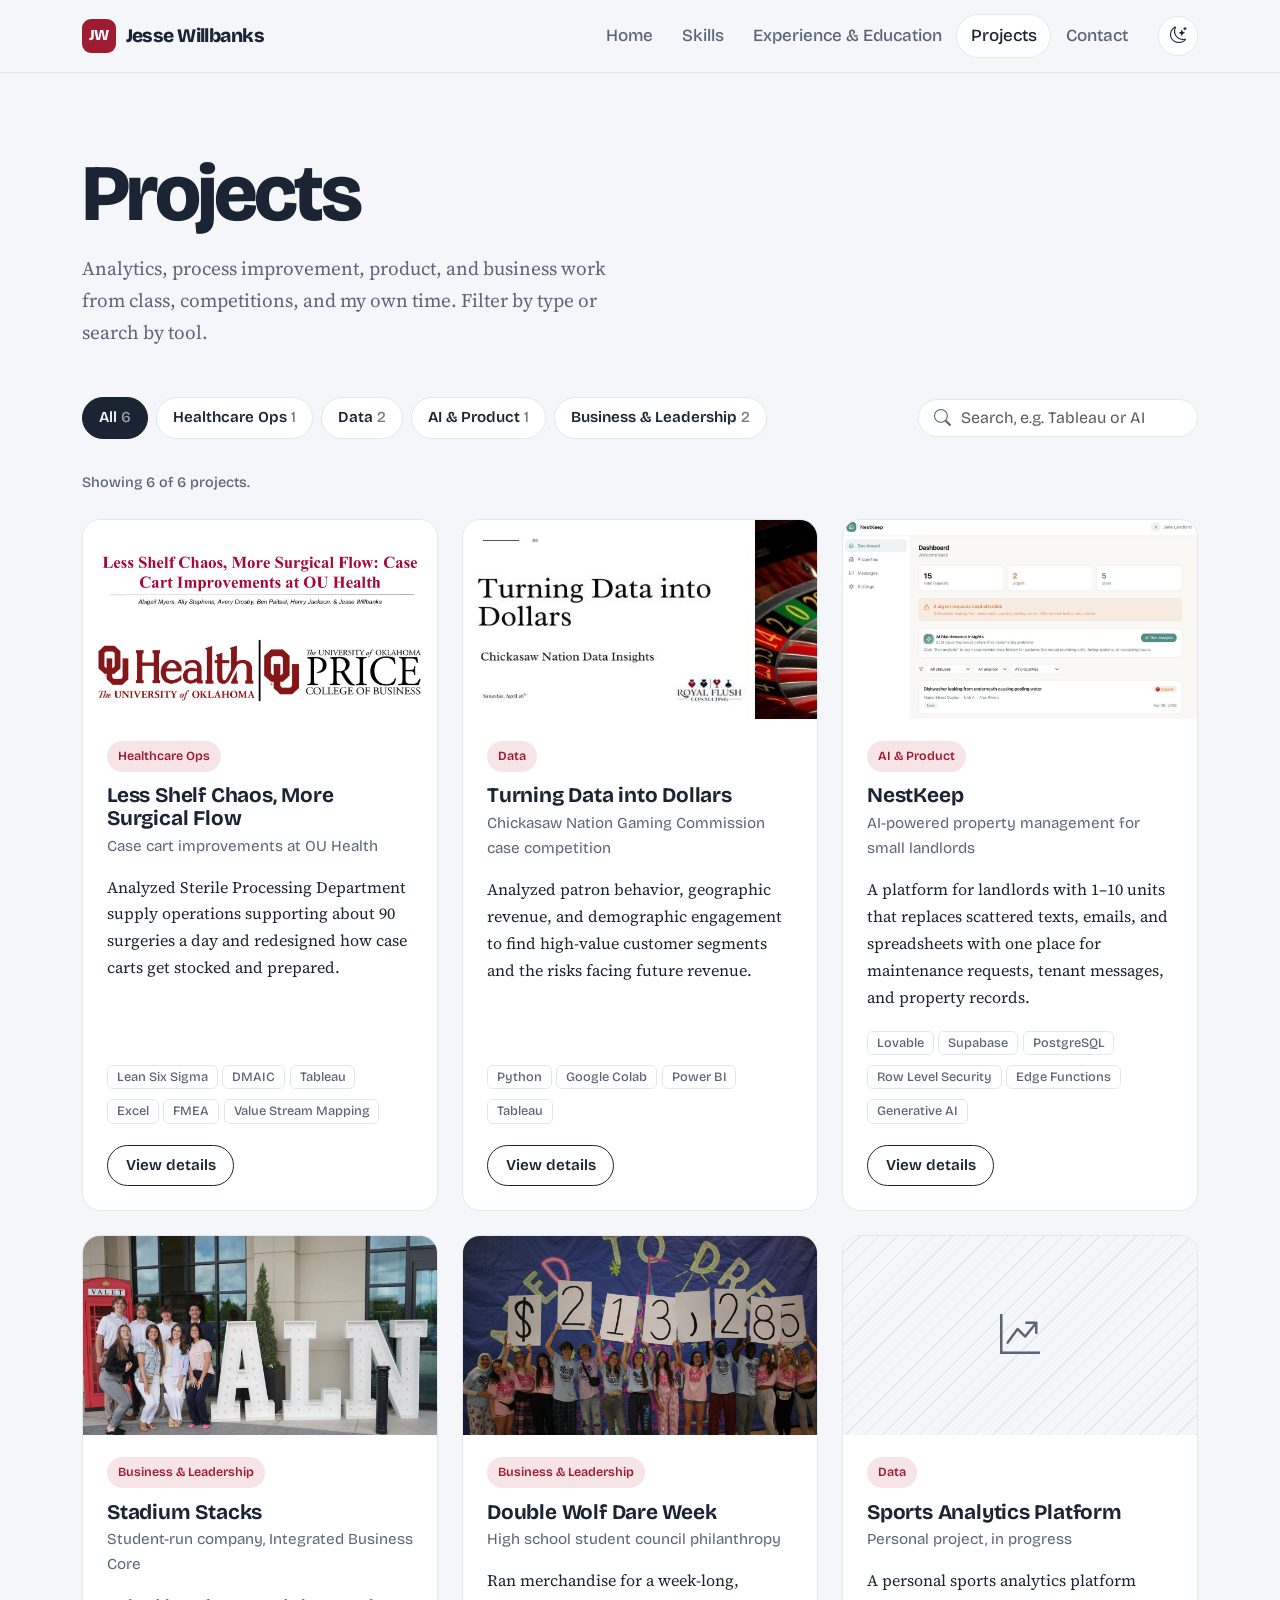
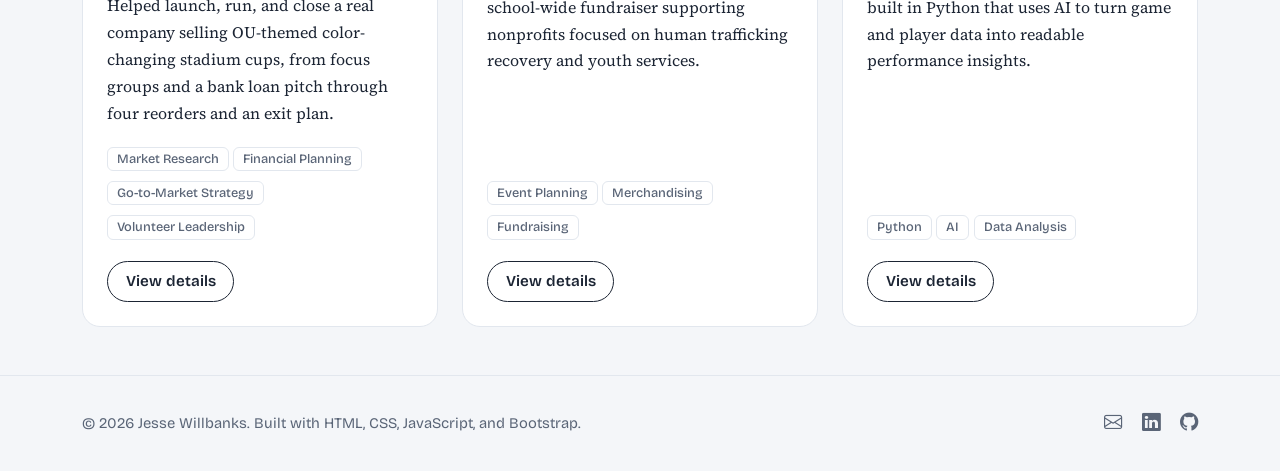
<file: projects.html>
<!DOCTYPE html>
<html lang="en" data-bs-theme="light">
<head>
  <meta charset="UTF-8">
  <meta name="viewport" content="width=device-width, initial-scale=1">
  <title>Projects | Jesse Willbanks</title>
  <meta name="description" content="Analytics, process improvement, AI, and business projects by Jesse Willbanks.">
  <link rel="icon" href="data:image/svg+xml,%3Csvg xmlns='http://www.w3.org/2000/svg' viewBox='0 0 64 64'%3E%3Crect width='64' height='64' rx='16' fill='%239e1b32'/%3E%3Ctext x='32' y='42' font-family='Arial' font-weight='800' font-size='26' fill='white' text-anchor='middle'%3EJW%3C/text%3E%3C/svg%3E">

  <link rel="preconnect" href="https://fonts.googleapis.com">
  <link rel="preconnect" href="https://fonts.gstatic.com" crossorigin>
  <link href="https://fonts.googleapis.com/css2?family=Bricolage+Grotesque:opsz,wdth,wght@12..96,75..100,400..800&family=Source+Serif+4:ital,opsz,wght@0,8..60,400;0,8..60,600;1,8..60,400&display=swap" rel="stylesheet">

  <link href="https://cdn.jsdelivr.net/npm/bootstrap@5.3.3/dist/css/bootstrap.min.css" rel="stylesheet"
        integrity="sha384-QWTKZyjpPEjISv5WaRU9OFeRpok6YctnYmDr5pNlyT2bRjXh0JMhjY6hW+ALEwIH" crossorigin="anonymous">
  <link href="https://cdn.jsdelivr.net/npm/bootstrap-icons@1.11.3/font/bootstrap-icons.min.css" rel="stylesheet">
  <link href="css/style.css" rel="stylesheet">
</head>
<body>
  <a class="skip-link" href="#main">Skip to content</a>

  <nav class="navbar navbar-expand-lg sticky-top site-nav" aria-label="Main navigation">
    <div class="container">
      <a class="navbar-brand" href="index.html"><span class="brand-mark" aria-hidden="true">JW</span>Jesse Willbanks</a>
      <div class="d-flex align-items-center gap-2 order-lg-last ms-auto ms-lg-3">
        <button type="button" class="theme-toggle" id="themeToggle" aria-label="Switch to dark mode"><i class="bi bi-moon-stars"></i></button>
        <button class="navbar-toggler" type="button" data-bs-toggle="collapse" data-bs-target="#mainNav"
                aria-controls="mainNav" aria-expanded="false" aria-label="Toggle navigation">
          <span class="navbar-toggler-icon"></span>
        </button>
      </div>
      <div class="collapse navbar-collapse" id="mainNav">
        <ul class="navbar-nav ms-auto">
          <li class="nav-item"><a class="nav-link" href="index.html">Home</a></li>
          <li class="nav-item"><a class="nav-link" href="skills.html">Skills</a></li>
          <li class="nav-item"><a class="nav-link" href="experience.html">Experience &amp; Education</a></li>
          <li class="nav-item"><a class="nav-link active" aria-current="page" href="projects.html">Projects</a></li>
          <li class="nav-item"><a class="nav-link" href="contact.html">Contact</a></li>
        </ul>
      </div>
    </div>
  </nav>

  <main id="main">
    <header class="page-header">
      <div class="container">
        <h1>Projects</h1>
        <p class="lede">Analytics, process improvement, product, and business work from class, competitions, and my own time. Filter by type or search by tool.</p>
      </div>
    </header>

    <section class="pb-5">
      <div class="container">
        <div class="project-tools">
          <div class="filter-group" id="filterButtons" role="group" aria-label="Filter projects by category">
            <!-- Buttons are built from the categories in data/projects.json -->
          </div>
          <div class="search-wrap">
            <i class="bi bi-search" aria-hidden="true"></i>
            <label for="projectSearch" class="visually-hidden">Search projects</label>
            <input type="search" id="projectSearch" class="form-control" placeholder="Search, e.g. Tableau or AI">
          </div>
        </div>

        <p class="meta mb-4" id="projectStatus" aria-live="polite">Loading projects…</p>

        <!-- Project cards are generated by js/script.js from data/projects.json -->
        <div class="row g-4" id="projectGrid"></div>

        <div class="empty-state mt-2" id="emptyState" hidden>
          <h2 class="h4">No projects match that search</h2>
          <p>Try a different keyword, or show every project again.</p>
          <button type="button" class="btn btn-crimson" id="clearFilters">Show all projects</button>
        </div>
      </div>
    </section>
  </main>

  <!-- Project details modal, filled in by JavaScript -->
  <div class="modal fade" id="projectModal" tabindex="-1" aria-labelledby="projectModalTitle" aria-hidden="true">
    <div class="modal-dialog modal-lg modal-dialog-scrollable modal-fullscreen-sm-down">
      <div class="modal-content">
        <div class="modal-header">
          <div>
            <h2 class="modal-title" id="projectModalTitle">Project</h2>
            <div class="meta" data-modal-meta></div>
          </div>
          <button type="button" class="btn-close" data-bs-dismiss="modal" aria-label="Close"></button>
        </div>
        <div class="modal-body" data-modal-body></div>
        <div class="modal-footer">
          <button type="button" class="btn btn-line" data-bs-dismiss="modal">Close</button>
        </div>
      </div>
    </div>
  </div>

  <footer class="site-footer">
    <div class="container d-flex flex-column flex-sm-row justify-content-between align-items-center gap-2">
      <span>&copy; <span class="js-year">2026</span> Jesse Willbanks. Built with HTML, CSS, JavaScript, and Bootstrap.</span>
      <span>
        <a href="mailto:willbanksjesse@gmail.com" aria-label="Email"><i class="bi bi-envelope"></i></a>
        <a href="https://www.linkedin.com/in/jessewillbanks/" target="_blank" rel="noopener" aria-label="LinkedIn"><i class="bi bi-linkedin"></i></a>
        <a href="https://github.com/willbanksjesse" target="_blank" rel="noopener" aria-label="GitHub"><i class="bi bi-github"></i></a>
      </span>
    </div>
  </footer>

  <button type="button" class="back-to-top" id="backToTop" aria-label="Back to top"><i class="bi bi-arrow-up"></i></button>

  <script src="https://cdn.jsdelivr.net/npm/bootstrap@5.3.3/dist/js/bootstrap.bundle.min.js"
          integrity="sha384-YvpcrYf0tY3lHB60NNkmXc5s9fDVZLESaAA55NDzOxhy9GkcIdslK1eN7N6jIeHz" crossorigin="anonymous"></script>
  <script src="data/projects-backup.js"></script>
  <script src="js/script.js"></script>
</body>
</html>
</file>
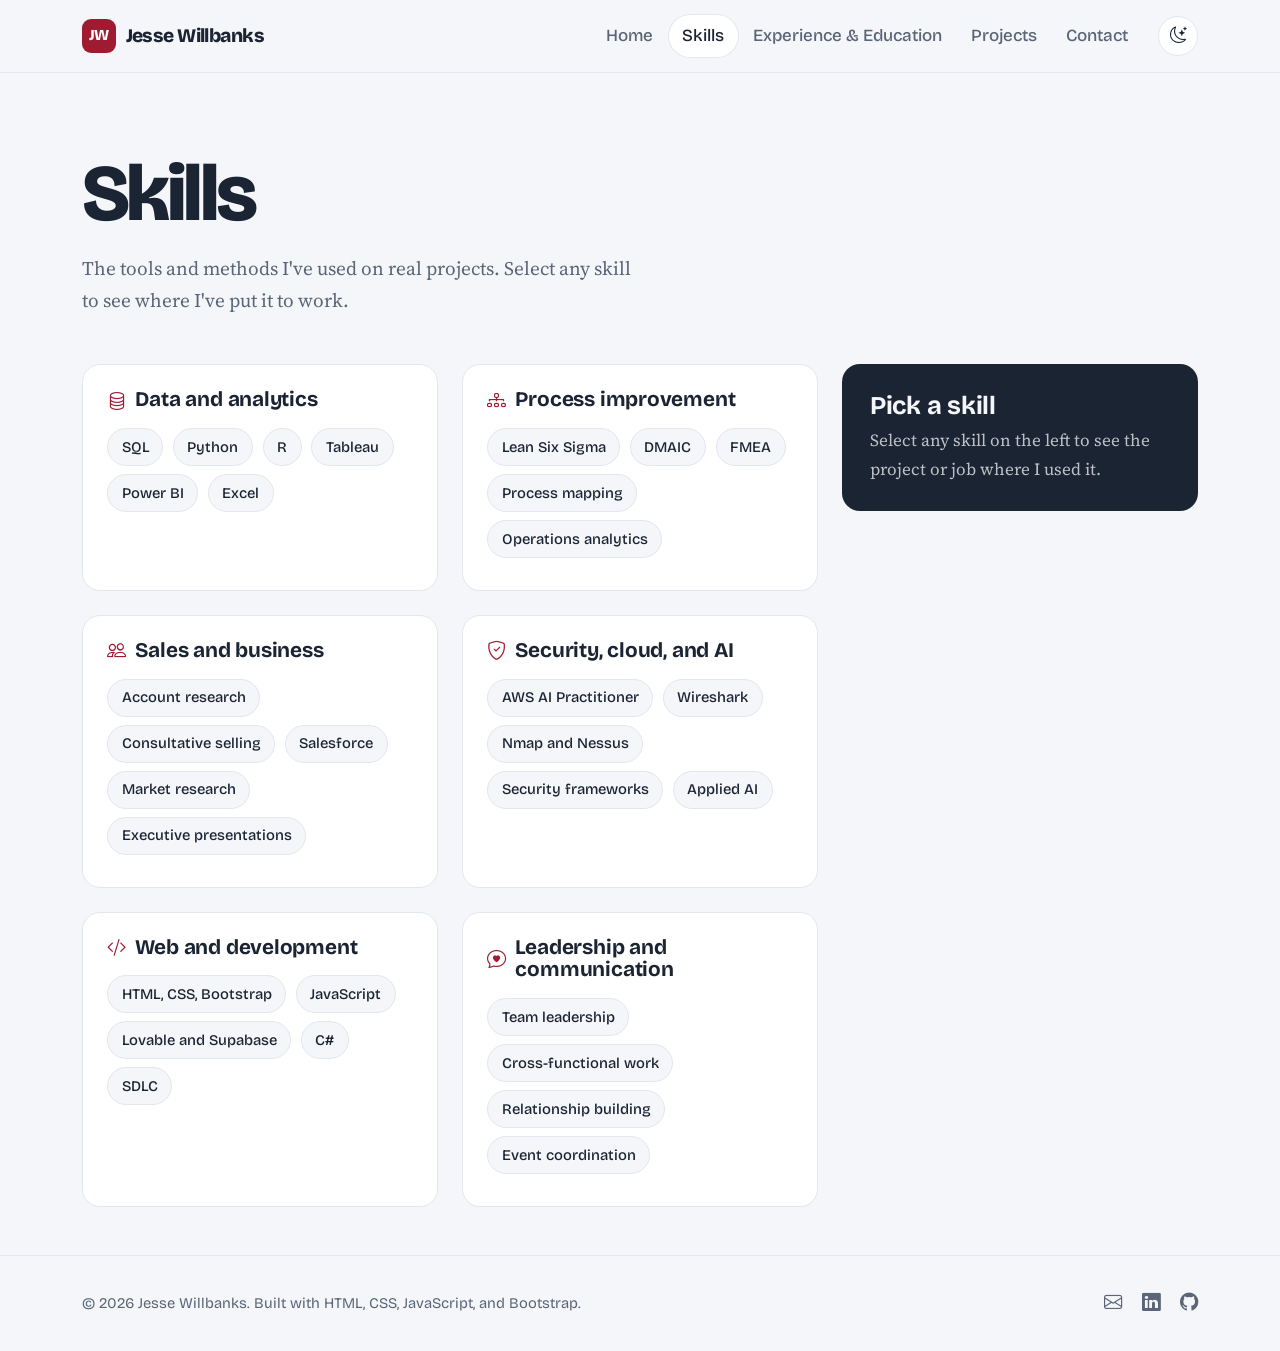
<file: skills.html>
<!DOCTYPE html>
<html lang="en" data-bs-theme="light">
<head>
  <meta charset="UTF-8">
  <meta name="viewport" content="width=device-width, initial-scale=1">
  <title>Skills | Jesse Willbanks</title>
  <meta name="description" content="Data, process improvement, sales, and technology skills of Jesse Willbanks.">
  <link rel="icon" href="data:image/svg+xml,%3Csvg xmlns='http://www.w3.org/2000/svg' viewBox='0 0 64 64'%3E%3Crect width='64' height='64' rx='16' fill='%239e1b32'/%3E%3Ctext x='32' y='42' font-family='Arial' font-weight='800' font-size='26' fill='white' text-anchor='middle'%3EJW%3C/text%3E%3C/svg%3E">

  <link rel="preconnect" href="https://fonts.googleapis.com">
  <link rel="preconnect" href="https://fonts.gstatic.com" crossorigin>
  <link href="https://fonts.googleapis.com/css2?family=Bricolage+Grotesque:opsz,wdth,wght@12..96,75..100,400..800&family=Source+Serif+4:ital,opsz,wght@0,8..60,400;0,8..60,600;1,8..60,400&display=swap" rel="stylesheet">

  <link href="https://cdn.jsdelivr.net/npm/bootstrap@5.3.3/dist/css/bootstrap.min.css" rel="stylesheet"
        integrity="sha384-QWTKZyjpPEjISv5WaRU9OFeRpok6YctnYmDr5pNlyT2bRjXh0JMhjY6hW+ALEwIH" crossorigin="anonymous">
  <link href="https://cdn.jsdelivr.net/npm/bootstrap-icons@1.11.3/font/bootstrap-icons.min.css" rel="stylesheet">
  <link href="css/style.css" rel="stylesheet">
</head>
<body>
  <a class="skip-link" href="#main">Skip to content</a>

  <nav class="navbar navbar-expand-lg sticky-top site-nav" aria-label="Main navigation">
    <div class="container">
      <a class="navbar-brand" href="index.html"><span class="brand-mark" aria-hidden="true">JW</span>Jesse Willbanks</a>
      <div class="d-flex align-items-center gap-2 order-lg-last ms-auto ms-lg-3">
        <button type="button" class="theme-toggle" id="themeToggle" aria-label="Switch to dark mode"><i class="bi bi-moon-stars"></i></button>
        <button class="navbar-toggler" type="button" data-bs-toggle="collapse" data-bs-target="#mainNav"
                aria-controls="mainNav" aria-expanded="false" aria-label="Toggle navigation">
          <span class="navbar-toggler-icon"></span>
        </button>
      </div>
      <div class="collapse navbar-collapse" id="mainNav">
        <ul class="navbar-nav ms-auto">
          <li class="nav-item"><a class="nav-link" href="index.html">Home</a></li>
          <li class="nav-item"><a class="nav-link active" aria-current="page" href="skills.html">Skills</a></li>
          <li class="nav-item"><a class="nav-link" href="experience.html">Experience &amp; Education</a></li>
          <li class="nav-item"><a class="nav-link" href="projects.html">Projects</a></li>
          <li class="nav-item"><a class="nav-link" href="contact.html">Contact</a></li>
        </ul>
      </div>
    </div>
  </nav>

  <main id="main">
    <header class="page-header">
      <div class="container">
        <h1>Skills</h1>
        <p class="lede">The tools and methods I've used on real projects. Select any skill to see where I've put it to work.</p>
      </div>
    </header>

    <section class="pb-5">
      <div class="container">
        <div class="row g-4">
          <div class="col-lg-8">
            <div class="row g-4">
              <div class="col-md-6">
                <div class="skill-group">
                  <h3><i class="bi bi-database" aria-hidden="true"></i>Data and analytics</h3>
                  <button type="button" class="skill-chip" data-detail="Wrote queries and designed relational schemas in Database Management Systems; NestKeep runs on a PostgreSQL backend with row-level security.">SQL</button>
                  <button type="button" class="skill-chip" data-detail="Cleaned and transformed large gaming datasets in Google Colab for the Chickasaw Nation case competition, and building a personal sports analytics platform in Python.">Python</button>
                  <button type="button" class="skill-chip" data-detail="Used for data manipulation and predictive analytics in Analytics Programming coursework.">R</button>
                  <button type="button" class="skill-chip" data-detail="Built case cart inventory dashboards for OU Health and casino patron dashboards for the Chickasaw Nation case competition.">Tableau</button>
                  <button type="button" class="skill-chip" data-detail="Built dashboards on spending patterns, trip frequency, and demographics for the Chickasaw Nation Gaming Commission case.">Power BI</button>
                  <button type="button" class="skill-chip" data-detail="My everyday tool for analysis, from 100,000+ row datasets to job profitability analysis and inventory par levels.">Excel</button>
                </div>
              </div>

              <div class="col-md-6">
                <div class="skill-group">
                  <h3><i class="bi bi-diagram-3" aria-hidden="true"></i>Process improvement</h3>
                  <button type="button" class="skill-chip" data-detail="Certified Green Belt through the OU Lean Institute in December 2025. Led data analysis for a project projected to save 2,000+ labor hours a year at OU Health.">Lean Six Sigma</button>
                  <button type="button" class="skill-chip" data-detail="Used Define, Measure, Analyze, Improve, Control to structure the OU Health sterile processing project from problem statement to control plan.">DMAIC</button>
                  <button type="button" class="skill-chip" data-detail="Used FMEA to rank the highest-risk failure points in case cart preparation.">FMEA</button>
                  <button type="button" class="skill-chip" data-detail="Mapped supply flow in sterile processing and transport dispatch workflows at OU Health to find bottlenecks.">Process mapping</button>
                  <button type="button" class="skill-chip" data-detail="Analyzed patient throughput, dispatch volumes, and response rates as a Patient Transport Intern with Crothall Healthcare.">Operations analytics</button>
                </div>
              </div>

              <div class="col-md-6">
                <div class="skill-group">
                  <h3><i class="bi bi-people" aria-hidden="true"></i>Sales and business</h3>
                  <button type="button" class="skill-chip" data-detail="Researched accounts and reached out to C-suite executives as a Business Development Coordinator at Gartner.">Account research</button>
                  <button type="button" class="skill-chip" data-detail="Learned risk management and coverage analysis by shadowing producers and joining client meetings as a Sales Intern at Gallagher.">Consultative selling</button>
                  <button type="button" class="skill-chip" data-detail="Comfortable working in Salesforce to track accounts, contacts, and pipeline.">Salesforce</button>
                  <button type="button" class="skill-chip" data-detail="Ran focus groups and surveys that decided Stadium Stacks' product, cup size, and pricing.">Market research</button>
                  <button type="button" class="skill-chip" data-detail="Presented findings to OU Health leaders, Chickasaw Nation Gaming Commission leadership, and a bank loan committee.">Executive presentations</button>
                </div>
              </div>

              <div class="col-md-6">
                <div class="skill-group">
                  <h3><i class="bi bi-shield-check" aria-hidden="true"></i>Security, cloud, and AI</h3>
                  <button type="button" class="skill-chip" data-detail="Earned the AWS Certified AI Practitioner credential, covering machine learning concepts, generative AI, and responsible AI on AWS.">AWS AI Practitioner</button>
                  <button type="button" class="skill-chip" data-detail="Captured and analyzed network packets in cybersecurity coursework.">Wireshark</button>
                  <button type="button" class="skill-chip" data-detail="Scanned networks with Nmap and Zenmap, and ran vulnerability assessments with Nessus.">Nmap and Nessus</button>
                  <button type="button" class="skill-chip" data-detail="Studied access controls, cryptography, IDS/IPS, and contingency planning in Information Security.">Security frameworks</button>
                  <button type="button" class="skill-chip" data-detail="Designed NestKeep's AI intake assistant and three-layer urgency detection, plus an ethics review of misclassification and fairness risks.">Applied AI</button>
                </div>
              </div>

              <div class="col-md-6">
                <div class="skill-group">
                  <h3><i class="bi bi-code-slash" aria-hidden="true"></i>Web and development</h3>
                  <button type="button" class="skill-chip" data-detail="Built this site with HTML, CSS, and Bootstrap 5, including a responsive layout and dark mode.">HTML, CSS, Bootstrap</button>
                  <button type="button" class="skill-chip" data-detail="The projects on this site load from a JSON file with fetch() and are filtered with JavaScript.">JavaScript</button>
                  <button type="button" class="skill-chip" data-detail="Used Lovable and Supabase to build NestKeep, with role-based access and edge functions.">Lovable and Supabase</button>
                  <button type="button" class="skill-chip" data-detail="Learned object-oriented programming fundamentals in C#.">C#</button>
                  <button type="button" class="skill-chip" data-detail="Applied the systems development lifecycle in MIS coursework, from requirements to testing.">SDLC</button>
                </div>
              </div>

              <div class="col-md-6">
                <div class="skill-group">
                  <h3><i class="bi bi-chat-heart" aria-hidden="true"></i>Leadership and communication</h3>
                  <button type="button" class="skill-chip" data-detail="Led philanthropy for a Greek community of 6,000+ members as IFC Vice President of Philanthropy.">Team leadership</button>
                  <button type="button" class="skill-chip" data-detail="Worked across marketing, finance, operations, and technology at Stadium Stacks, where a sales spike meant every team had to adjust at once.">Cross-functional work</button>
                  <button type="button" class="skill-chip" data-detail="Built nonprofit partnerships for Stadium Stacks and IFC, including the Assistance League of Norman and LoveWorks.">Relationship building</button>
                  <button type="button" class="skill-chip" data-detail="Coordinated 315 service hours with a team of 14 volunteers at Stadium Stacks.">Event coordination</button>
                </div>
              </div>
            </div>
          </div>

          <div class="col-lg-4">
            <aside class="skill-panel" id="skillPanel" aria-live="polite">
              <h3 data-panel-name>Pick a skill</h3>
              <div class="panel-group" data-panel-group hidden></div>
              <p class="panel-hint" data-panel-detail>Select any skill on the left to see the project or job where I used it.</p>
            </aside>
          </div>
        </div>
      </div>
    </section>
  </main>

  <footer class="site-footer">
    <div class="container d-flex flex-column flex-sm-row justify-content-between align-items-center gap-2">
      <span>&copy; <span class="js-year">2026</span> Jesse Willbanks. Built with HTML, CSS, JavaScript, and Bootstrap.</span>
      <span>
        <a href="mailto:willbanksjesse@gmail.com" aria-label="Email"><i class="bi bi-envelope"></i></a>
        <a href="https://www.linkedin.com/in/jessewillbanks/" target="_blank" rel="noopener" aria-label="LinkedIn"><i class="bi bi-linkedin"></i></a>
        <a href="https://github.com/willbanksjesse" target="_blank" rel="noopener" aria-label="GitHub"><i class="bi bi-github"></i></a>
      </span>
    </div>
  </footer>

  <button type="button" class="back-to-top" id="backToTop" aria-label="Back to top"><i class="bi bi-arrow-up"></i></button>

  <script src="https://cdn.jsdelivr.net/npm/bootstrap@5.3.3/dist/js/bootstrap.bundle.min.js"
          integrity="sha384-YvpcrYf0tY3lHB60NNkmXc5s9fDVZLESaAA55NDzOxhy9GkcIdslK1eN7N6jIeHz" crossorigin="anonymous"></script>
  <script src="js/script.js"></script>
</body>
</html>
</file>
<file: css/style.css>
/* ==========================================================
   Jesse Willbanks — portfolio styles
   Bootstrap 5.3 handles layout + components; this file gives
   the site its own palette, type, and page structure.
   ========================================================== */

:root {
  --paper: #f4f6f9;
  --surface: #ffffff;
  --ink: #1b2433;
  --steel: #5a6577;
  --mist: #e2e7ee;
  --crimson: #9e1b32;
  --crimson-strong: #7f1428;
  --crimson-soft: #f6e4e7;

  --font-display: "Bricolage Grotesque", "Segoe UI", system-ui, sans-serif;
  --font-body: "Source Serif 4", Georgia, "Times New Roman", serif;

  --radius-lg: 18px;
  --radius-sm: 8px;
  --shadow: 0 1px 2px rgba(27, 36, 51, .06), 0 8px 24px -12px rgba(27, 36, 51, .18);

  /* Bootstrap hooks */
  --bs-body-bg: var(--paper);
  --bs-body-color: var(--ink);
  --bs-border-color: var(--mist);
  --bs-link-color-rgb: 158, 27, 50;
  --bs-link-hover-color-rgb: 127, 20, 40;
}

[data-bs-theme="dark"] {
  --paper: #121925;
  --surface: #1a2332;
  --ink: #e8ecf2;
  --steel: #a3adbd;
  --mist: #2b3647;
  --crimson: #e2576d;
  --crimson-strong: #f07a8d;
  --crimson-soft: #3a1f29;
  --shadow: 0 1px 2px rgba(0, 0, 0, .3), 0 10px 28px -14px rgba(0, 0, 0, .6);

  --bs-body-bg: var(--paper);
  --bs-body-color: var(--ink);
  --bs-border-color: var(--mist);
  --bs-link-color-rgb: 226, 87, 109;
  --bs-link-hover-color-rgb: 240, 122, 141;
}

/* ---------- Base ---------- */
html { scroll-behavior: smooth; }
@media (prefers-reduced-motion: reduce) {
  html { scroll-behavior: auto; }
  *, *::before, *::after { transition: none !important; animation: none !important; }
}

body {
  background: var(--paper);
  color: var(--ink);
  font-family: var(--font-body);
  font-size: 1.0625rem;
  line-height: 1.68;
  transition: background-color .25s ease, color .25s ease;
}

h1, h2, h3, h4, h5, h6,
.btn, .navbar, .badge, .nav-link, .filter-btn, label, .form-control, .site-footer, .meta, .category-badge, .tech-badge {
  font-family: var(--font-display);
}

h1, h2, h3, h4 { font-weight: 700; letter-spacing: -0.02em; line-height: 1.1; color: var(--ink); }
h2 { font-size: clamp(1.75rem, 1.2rem + 2vw, 2.5rem); }
h3 { font-size: 1.3rem; letter-spacing: -0.01em; }

p { max-width: 68ch; }
.text-steel { color: var(--steel) !important; }
.meta { font-size: .9rem; color: var(--steel); font-weight: 500; }

a { text-underline-offset: 3px; }

:focus-visible {
  outline: 3px solid var(--crimson);
  outline-offset: 3px;
  border-radius: 4px;
}

.skip-link {
  position: absolute; left: 1rem; top: -3rem; z-index: 2000;
  background: var(--ink); color: var(--paper); padding: .5rem 1rem; border-radius: var(--radius-sm);
  font-family: var(--font-display);
}
.skip-link:focus { top: 1rem; }

/* ---------- Navbar ---------- */
.site-nav {
  background: color-mix(in srgb, var(--paper) 88%, transparent);
  backdrop-filter: saturate(1.4) blur(10px);
  border-bottom: 1px solid var(--mist);
  padding-block: .85rem;
}
.site-nav .navbar-brand {
  font-weight: 800; font-size: 1.2rem; letter-spacing: -0.03em; color: var(--ink);
  display: flex; align-items: center; gap: .6rem;
}
.brand-mark {
  width: 34px; height: 34px; border-radius: 9px;
  background: var(--crimson); color: #fff;
  display: inline-grid; place-items: center;
  font-size: .95rem; font-weight: 800; letter-spacing: -0.04em;
}
.site-nav .nav-link {
  color: var(--steel); font-weight: 500; padding-inline: .9rem !important;
  border-radius: 999px;
}
.site-nav .nav-link:hover { color: var(--ink); }
.site-nav .nav-link.active {
  color: var(--ink); background: var(--surface);
  box-shadow: inset 0 0 0 1px var(--mist);
}
.site-nav .navbar-toggler { border-color: var(--mist); }
[data-bs-theme="dark"] .navbar-toggler-icon { filter: invert(1); }

.theme-toggle {
  width: 40px; height: 40px; border-radius: 50%;
  border: 1px solid var(--mist); background: var(--surface); color: var(--ink);
  display: inline-grid; place-items: center; font-size: 1.05rem;
}
.theme-toggle:hover { border-color: var(--crimson); color: var(--crimson); }

/* ---------- Buttons ---------- */
.btn { font-weight: 600; border-radius: 999px; padding: .7rem 1.4rem; }
.btn-crimson { background: var(--crimson); border: 1px solid var(--crimson); color: #fff; }
.btn-crimson:hover, .btn-crimson:focus { background: var(--crimson-strong); border-color: var(--crimson-strong); color: #fff; }
[data-bs-theme="dark"] .btn-crimson, [data-bs-theme="dark"] .btn-crimson:hover { color: #1a0a0e; }
.btn-line { border: 1.5px solid var(--ink); color: var(--ink); background: transparent; }
.btn-line:hover { background: var(--ink); color: var(--paper); }

/* ---------- Page sections ---------- */
.page-section { padding-block: clamp(3rem, 2rem + 4vw, 6rem); }
.page-section + .page-section { border-top: 1px solid var(--mist); }
.section-intro { max-width: 60ch; margin-bottom: 2.5rem; }
.section-intro p { color: var(--steel); margin-bottom: 0; }

/* Interior page header */
.page-header { padding-top: clamp(3rem, 2rem + 4vw, 5.5rem); padding-bottom: 2rem; }
.page-header h1 {
  font-size: clamp(2.6rem, 1.6rem + 4.5vw, 5rem);
  font-weight: 800; letter-spacing: -0.045em; line-height: .95;
  margin-bottom: 1.25rem;
}
.page-header .lede { font-size: 1.2rem; color: var(--steel); max-width: 56ch; }

/* ---------- Home hero ---------- */
.hero { padding-top: clamp(2.5rem, 1rem + 5vw, 5rem); padding-bottom: clamp(3rem, 2rem + 4vw, 6rem); }
.greeting { font-family: var(--font-display); font-weight: 600; color: var(--crimson); font-size: 1.05rem; margin-bottom: .75rem; min-height: 1.6em; }
.hero-name {
  font-size: clamp(3.4rem, 1.5rem + 8.5vw, 8.25rem);
  font-weight: 800;
  letter-spacing: -0.055em;
  line-height: .86;
  margin-bottom: 1.5rem;
  font-variation-settings: "wdth" 85;
}
.hero-name span { display: block; }
.hero-name span:last-child { color: var(--crimson); }
.hero-role { font-family: var(--font-display); font-size: 1.25rem; font-weight: 500; color: var(--ink); margin-bottom: 1.25rem; max-width: 34ch; line-height: 1.35; }
.hero-bio { color: var(--steel); font-size: 1.1rem; }

.portrait-frame { position: relative; max-width: 420px; margin-inline: auto; }
.portrait-frame::before {
  content: ""; position: absolute; inset: 9% -7% -6% 14%;
  background: var(--crimson); border-radius: var(--radius-lg);
}
.portrait-frame img {
  position: relative; width: 100%; height: auto; aspect-ratio: 4 / 5; object-fit: cover; object-position: 50% 20%;
  border-radius: var(--radius-lg); box-shadow: var(--shadow);
}

/* Interests */
.interest {
  border-top: 3px solid var(--ink); padding-top: 1.1rem; height: 100%;
}
.interest i { font-size: 1.5rem; color: var(--crimson); display: block; margin-bottom: .6rem; }
.interest p { color: var(--steel); margin-bottom: 0; font-size: 1rem; }

/* Photo carousel */
.moments .carousel { border-radius: var(--radius-lg); overflow: hidden; box-shadow: var(--shadow); background: var(--ink); }
.moments .carousel-item img { height: clamp(260px, 45vw, 520px); object-fit: cover; width: 100%; }
.moments .carousel-caption {
  left: 0; right: 0; bottom: 0; text-align: left; padding: 3rem 1.5rem 1.25rem;
  background: linear-gradient(transparent, rgba(10, 14, 22, .82));
}
.moments .carousel-caption h3 { color: #fff; font-size: 1.15rem; margin-bottom: .2rem; }
.moments .carousel-caption p { font-size: .95rem; margin: 0; color: rgba(255,255,255,.85); }

/* ---------- Skills ---------- */
.skill-group {
  background: var(--surface); border: 1px solid var(--mist); border-radius: var(--radius-lg);
  padding: 1.5rem; height: 100%;
}
.skill-group h3 { display: flex; align-items: center; gap: .6rem; margin-bottom: 1rem; }
.skill-group h3 i { color: var(--crimson); font-size: 1.2rem; }
.skill-group > p { font-size: .95rem; color: var(--steel); }
.skill-chip {
  font-family: var(--font-display); font-weight: 500; font-size: .92rem;
  background: var(--paper); color: var(--ink); border: 1px solid var(--mist);
  border-radius: 999px; padding: .35rem .85rem; margin: 0 .35rem .5rem 0;
  transition: border-color .15s, background-color .15s, color .15s;
}
.skill-chip:hover { border-color: var(--crimson); }
.skill-chip[aria-pressed="true"] { background: var(--crimson); border-color: var(--crimson); color: #fff; }
[data-bs-theme="dark"] .skill-chip[aria-pressed="true"] { color: #1a0a0e; }

.skill-panel {
  position: sticky; top: 96px;
  background: var(--ink); color: var(--paper);
  border-radius: var(--radius-lg); padding: 1.75rem;
}
[data-bs-theme="dark"] .skill-panel { background: var(--surface); color: var(--ink); border: 1px solid var(--mist); }
.skill-panel h3 { color: inherit; font-size: 1.6rem; margin-bottom: .35rem; }
.skill-panel .panel-group { font-family: var(--font-display); font-size: .9rem; opacity: .7; margin-bottom: 1rem; }
.skill-panel p { margin-bottom: 0; }
.skill-panel .panel-hint { opacity: .75; }

/* ---------- Experience timeline ---------- */
.timeline { list-style: none; padding: 0; margin: 0; position: relative; }
.timeline::before {
  content: ""; position: absolute; top: .6rem; bottom: .6rem; left: 7px; width: 2px; background: var(--mist);
}
.timeline-item { position: relative; padding-left: 2.25rem; padding-bottom: 2.25rem; }
.timeline-item:last-child { padding-bottom: 0; }
.timeline-item::before {
  content: ""; position: absolute; left: 0; top: .45rem; width: 16px; height: 16px; border-radius: 50%;
  background: var(--paper); border: 3px solid var(--crimson);
}
.timeline-card {
  background: var(--surface); border: 1px solid var(--mist); border-radius: var(--radius-lg); padding: 1.5rem 1.6rem;
}
.timeline-card h3 { margin-bottom: .2rem; }
.timeline-card .org { font-family: var(--font-display); font-weight: 600; color: var(--crimson); }
.timeline-card ul { padding-left: 1.1rem; margin-bottom: 0; }
.timeline-card li { margin-bottom: .35rem; }
.timeline-card li::marker { color: var(--crimson); }
.timeline-photos { display: grid; grid-template-columns: repeat(3, 1fr); gap: .5rem; margin-top: 1rem; }
.timeline-photos img { width: 100%; aspect-ratio: 1; object-fit: cover; border-radius: var(--radius-sm); }

.more-toggle {
  background: none; border: 0; padding: 0; margin-top: .75rem;
  font-family: var(--font-display); font-weight: 600; color: var(--crimson);
}
.more-toggle i { transition: transform .2s; display: inline-block; }
.more-toggle[aria-expanded="true"] i { transform: rotate(180deg); }

.edu-card {
  background: var(--ink); color: var(--paper); border-radius: var(--radius-lg); padding: 2rem; height: 100%;
}
[data-bs-theme="dark"] .edu-card { background: var(--surface); color: var(--ink); border: 1px solid var(--mist); }
.edu-card h3 { color: inherit; }
.edu-card .meta { color: inherit; opacity: .72; }
.edu-card .degree { border-top: 1px solid color-mix(in srgb, currentColor 20%, transparent); padding-top: 1rem; margin-top: 1rem; }
.edu-card .degree:first-of-type { border-top: 0; padding-top: 0; margin-top: 1.25rem; }

.cert-card {
  display: flex; gap: 1rem; align-items: center;
  background: var(--surface); border: 1px solid var(--mist); border-radius: var(--radius-lg); padding: 1rem 1.25rem;
}
.cert-card img { width: 72px; height: 72px; object-fit: contain; border-radius: var(--radius-sm); background: #fff; flex-shrink: 0; }
.cert-card h3 { font-size: 1.05rem; margin-bottom: .1rem; }

.accordion { --bs-accordion-bg: var(--surface); --bs-accordion-border-color: var(--mist); --bs-accordion-active-bg: var(--crimson-soft); --bs-accordion-active-color: var(--ink); --bs-accordion-btn-focus-box-shadow: 0 0 0 3px color-mix(in srgb, var(--crimson) 35%, transparent); }
.accordion-button { font-family: var(--font-display); font-weight: 600; }

/* ---------- Projects ---------- */
.project-tools { display: flex; flex-wrap: wrap; gap: 1rem; align-items: center; justify-content: space-between; margin-bottom: 2rem; }
.filter-group { display: flex; flex-wrap: wrap; gap: .5rem; }
.filter-btn {
  border: 1px solid var(--mist); background: var(--surface); color: var(--ink);
  border-radius: 999px; padding: .45rem 1rem; font-weight: 600; font-size: .95rem;
}
.filter-btn:hover { border-color: var(--ink); }
.filter-btn.active { background: var(--ink); color: var(--paper); border-color: var(--ink); }
.filter-btn .count { opacity: .6; font-weight: 500; margin-left: .25rem; }

.search-wrap { position: relative; min-width: min(100%, 280px); }
.search-wrap i { position: absolute; left: 1rem; top: 50%; transform: translateY(-50%); color: var(--steel); }
.search-wrap .form-control {
  padding-left: 2.6rem; border-radius: 999px; background: var(--surface); border-color: var(--mist); color: var(--ink);
}
.search-wrap .form-control:focus { border-color: var(--crimson); box-shadow: 0 0 0 3px color-mix(in srgb, var(--crimson) 25%, transparent); }

.project-card {
  background: var(--surface); border: 1px solid var(--mist); border-radius: var(--radius-lg);
  overflow: hidden; height: 100%; display: flex; flex-direction: column;
  transition: border-color .15s, box-shadow .15s;
}
.project-card:hover { border-color: color-mix(in srgb, var(--crimson) 50%, var(--mist)); box-shadow: var(--shadow); }
.project-thumb { aspect-ratio: 16 / 9; background: var(--mist); overflow: hidden; }
.project-thumb img { width: 100%; height: 100%; object-fit: cover; object-position: top; }
.project-thumb.placeholder-thumb {
  display: grid; place-items: center; color: var(--steel); font-size: 2.5rem;
  background: repeating-linear-gradient(135deg, var(--paper) 0 12px, var(--mist) 12px 13px);
}
.project-card .card-body { padding: 1.4rem 1.5rem 1.5rem; display: flex; flex-direction: column; flex-grow: 1; }
.project-card h3 { font-size: 1.3rem; margin-bottom: .15rem; }
.project-card .subtitle { color: var(--steel); font-size: .95rem; margin-bottom: .9rem; font-family: var(--font-display); }
.project-card p.desc { font-size: 1rem; margin-bottom: 1rem; }
.project-card .tech { margin-top: auto; margin-bottom: 1rem; }
.category-badge {
  display: inline-block; align-self: flex-start; font-weight: 600; font-size: .78rem;
  background: var(--crimson-soft); color: var(--crimson); border-radius: 999px; padding: .3rem .7rem; margin-bottom: .85rem;
}
.tech-badge {
  font-weight: 500; font-size: .8rem; color: var(--steel);
  background: transparent; border: 1px solid var(--mist); border-radius: 6px; margin: 0 .3rem .35rem 0; padding: .3rem .55rem;
}
.project-card .btn { align-self: flex-start; padding: .5rem 1.1rem; font-size: .95rem; }

.empty-state { text-align: center; padding: 3rem 1rem; border: 1px dashed var(--mist); border-radius: var(--radius-lg); }
.empty-state p { margin-inline: auto; color: var(--steel); }

/* Project modal */
.modal-content { background: var(--surface); color: var(--ink); border: 1px solid var(--mist); border-radius: var(--radius-lg); }
.modal-header, .modal-footer { border-color: var(--mist); }
.modal-title { font-size: 1.5rem; }
[data-bs-theme="dark"] .btn-close { filter: invert(1) grayscale(1) brightness(2); }
.modal .carousel { border-radius: var(--radius-sm); overflow: hidden; background: var(--paper); margin-bottom: 1.25rem; }
.modal .carousel-item img { width: 100%; max-height: 420px; object-fit: contain; background: var(--paper); }
.modal .carousel-control-prev-icon, .modal .carousel-control-next-icon { background-color: rgba(27,36,51,.7); border-radius: 50%; background-size: 55%; width: 2.4rem; height: 2.4rem; }
.impact-line {
  border-left: 4px solid var(--crimson); padding: .6rem 1rem; background: var(--crimson-soft);
  border-radius: 0 var(--radius-sm) var(--radius-sm) 0; font-family: var(--font-display); font-weight: 600; margin-bottom: 1.25rem;
}
.modal ul li { margin-bottom: .4rem; }
.modal ul li::marker { color: var(--crimson); }

/* ---------- Contact ---------- */
.contact-card {
  background: var(--surface); border: 1px solid var(--mist); border-radius: var(--radius-lg);
  padding: 1.75rem; height: 100%; display: flex; flex-direction: column;
}
.contact-card .icon {
  width: 52px; height: 52px; border-radius: 14px; display: grid; place-items: center;
  background: var(--crimson-soft); color: var(--crimson); font-size: 1.5rem; margin-bottom: 1.1rem;
}
.contact-card h2 { font-size: 1.35rem; margin-bottom: .3rem; }
.contact-card .value { font-family: var(--font-display); font-weight: 500; word-break: break-word; margin-bottom: 1.25rem; color: var(--steel); }
.contact-card .actions { margin-top: auto; display: flex; flex-wrap: wrap; gap: .5rem; }
.contact-card .btn { padding: .55rem 1.1rem; font-size: .95rem; }

.contact-feature {
  background: var(--ink); color: var(--paper); border-radius: var(--radius-lg); overflow: hidden;
}
[data-bs-theme="dark"] .contact-feature { background: var(--surface); color: var(--ink); border: 1px solid var(--mist); }
.contact-feature h2 { color: inherit; }
.contact-feature img { width: 100%; height: 100%; min-height: 280px; object-fit: cover; object-position: 50% 25%; }
.contact-feature .text-steel { color: color-mix(in srgb, currentColor 72%, transparent) !important; }

.copy-toast { background: var(--ink); color: var(--paper); font-family: var(--font-display); }

/* ---------- Footer ---------- */
.site-footer { border-top: 1px solid var(--mist); padding-block: 2rem; color: var(--steel); font-size: .92rem; }
.site-footer a { color: var(--steel); text-decoration: none; margin-left: 1rem; font-size: 1.15rem; }
.site-footer a:hover { color: var(--crimson); }

/* ---------- Back to top ---------- */
.back-to-top {
  position: fixed; right: 1.25rem; bottom: 1.25rem; z-index: 1030;
  width: 46px; height: 46px; border-radius: 50%; border: 0;
  background: var(--crimson); color: #fff; font-size: 1.2rem; box-shadow: var(--shadow);
  opacity: 0; transform: translateY(12px); pointer-events: none;
  transition: opacity .2s, transform .2s;
}
.back-to-top.show { opacity: 1; transform: none; pointer-events: auto; }

/* ---------- Small screens ---------- */
@media (max-width: 991.98px) {
  .site-nav .navbar-collapse { padding-top: .75rem; }
  .site-nav .nav-link { padding-block: .6rem !important; }
  .skill-panel { position: static; }
}
@media (max-width: 575.98px) {
  .portrait-frame { max-width: 300px; }
  .timeline-card { padding: 1.25rem; }
  .project-tools { flex-direction: column; align-items: stretch; }
}
</file>
